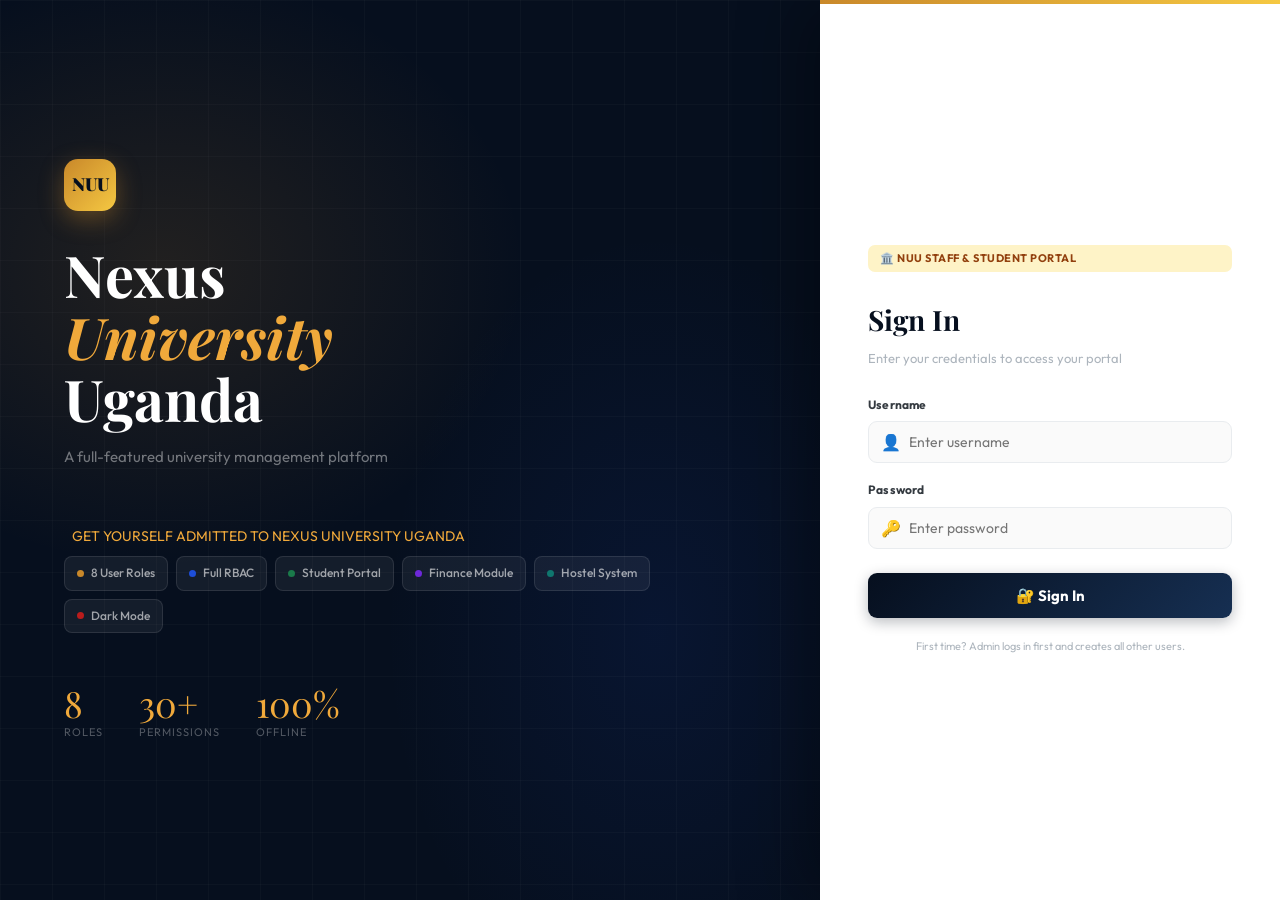
<file: app/NUU_Management_System (1).html>
<!DOCTYPE html>
<html lang="en">
<head>
<meta charset="UTF-8">
<meta name="viewport" content="width=device-width,initial-scale=1">
<title>Nexus University Uganda — Management System</title>
<link href="https://fonts.googleapis.com/css2?family=Playfair+Display:ital,wght@0,700;0,900;1,700&family=Outfit:wght@300;400;500;600;700;800&display=swap" rel="stylesheet">
<style>



:root {
  --navy:      #060f1e;
  --navy-2:    #0c1e38;
  --navy-3:    #162f52;
  --amber:     #c9882a;
  --amber-lt:  #f0a93b;
  --gold:      #f5c842;
  --cream:     #faf7f2;
  --white:     #ffffff;
  --g50:       #f8f9fa;
  --g100:      #f1f3f5;
  --g200:      #e9ecef;
  --g300:      #dee2e6;
  --g400:      #adb5bd;
  --g500:      #6c757d;
  --g700:      #343a40;
  --g900:      #212529;
  --green:     #1a7a4a;
  --green-lt:  #d1f0e0;
  --red:       #b91c1c;
  --red-lt:    #fee2e2;
  --blue:      #1d4ed8;
  --blue-lt:   #dbeafe;
  --purple:    #6d28d9;
  --purple-lt: #ede9fe;
  --teal:      #0f766e;
  --teal-lt:   #ccfbf1;
  --orange:    #c2410c;
  --orange-lt: #ffedd5;

  --sidebar:   240px;
  --topbar:    64px;
  --r:         10px;
  --r-lg:      16px;
  --sh:        0 2px 8px rgba(6,15,30,.08),0 1px 3px rgba(6,15,30,.05);
  --sh-lg:     0 8px 32px rgba(6,15,30,.14);
  --sh-xl:     0 20px 60px rgba(6,15,30,.22);
  --tr:        all .2s cubic-bezier(.4,0,.2,1);
}

*, *::before, *::after { box-sizing: border-box; margin: 0; padding: 0; }
html { scroll-behavior: smooth; }
body {
  font-family: 'Outfit', system-ui, sans-serif;
  background: var(--cream);
  color: var(--g900);
  min-height: 100vh;
  font-size: 14px;
  line-height: 1.55;
}

/* ── SCREEN MANAGER ── */
.screen { display: none !important; }
.screen.active { display: flex !important; }

/* ═══════════════ LOGIN SCREEN ═══════════════ */
#loginScreen {
  min-height: 100vh; background: var(--navy);
  align-items: stretch;
}
.login-left {
  flex: 1; display: flex; flex-direction: column;
  justify-content: center; padding: 64px;
  position: relative; overflow: hidden;
}
.login-left::before {
  content: '';
  position: absolute; inset: 0;
  background: radial-gradient(ellipse 80% 60% at 20% 30%, rgba(201,136,42,.14) 0%, transparent 55%),
              radial-gradient(ellipse 60% 80% at 80% 70%, rgba(29,78,216,.1) 0%, transparent 55%);
}
.login-left::after {
  content: '';
  position: absolute; inset: 0;
  background-image: linear-gradient(rgba(255,255,255,.022) 1px, transparent 1px),
                    linear-gradient(90deg, rgba(255,255,255,.022) 1px, transparent 1px);
  background-size: 52px 52px;
}
.login-left > * { position: relative; z-index: 1; }
.brand-logo {
  width: 52px; height: 52px;
  background: linear-gradient(135deg,#c9882a,#f5c842);
  border-radius: 14px;
  display: flex; align-items: center; justify-content: center;
  font-family: 'Playfair Display', serif;
  font-size: 18px; font-weight: 900; color: var(--navy);
  margin-bottom: 32px;
  box-shadow: 0 8px 24px rgba(201,136,42,.4);
}
.login-left h1 {
  font-family: 'Playfair Display', serif;
  font-size: clamp(36px,4.5vw,58px);
  line-height: 1.08; color: white; margin-bottom: 14px;
}
.login-left h1 em { color: var(--amber-lt); font-style: italic; }
.login-tagline {
  font-size: 15px; color: rgba(255,255,255,.42);
  line-height: 1.8; max-width: 420px; margin-bottom: 48px;
}
.feat-chips { display: flex; flex-wrap: wrap; gap: 8px; margin-bottom: 52px; }
.feat-chip {
  display: inline-flex; align-items: center; gap: 7px;
  background: rgba(255,255,255,.06);
  border: 1px solid rgba(255,255,255,.1);
  border-radius: 8px; padding: 7px 12px;
  font-size: 12px; font-weight: 500; color: rgba(255,255,255,.6);
}
.feat-chip .dot { width: 7px; height: 7px; border-radius: 50%; flex-shrink: 0; }
.stat-row { display: flex; gap: 36px; }
.stat-item .n {
  font-family: 'Playfair Display', serif;
  font-size: 36px; color: var(--amber-lt); line-height: 1;
}
.stat-item .l { font-size: 11px; color: rgba(255,255,255,.3); text-transform: uppercase; letter-spacing: 1px; margin-top: 3px; }

.login-right {
  width: 460px; background: white; min-height: 100vh;
  display: flex; flex-direction: column; justify-content: center;
  padding: 52px 48px;
  box-shadow: -20px 0 60px rgba(0,0,0,.3);
  position: relative;
}
.login-right::before {
  content: '';
  position: absolute; top: 0; left: 0; right: 0; height: 4px;
  background: linear-gradient(90deg,#c9882a,#f5c842,#c9882a);
  background-size: 200%; animation: shimmer 3s linear infinite;
}
@keyframes shimmer { 0%{background-position:0} 100%{background-position:200%} }

.login-badge {
  display: inline-flex; align-items: center; gap: 8px;
  background: #fef3c7; border-radius: 7px; padding: 5px 12px;
  font-size: 11px; font-weight: 700; color: #92400e;
  text-transform: uppercase; letter-spacing: .5px; margin-bottom: 26px;
}
.login-right h2 {
  font-family: 'Playfair Display', serif;
  font-size: 28px; color: var(--navy); margin-bottom: 6px;
}
.login-sub { font-size: 13px; color: var(--g400); margin-bottom: 28px; }
.login-error {
  background: var(--red-lt); border-left: 4px solid var(--red);
  border-radius: 0 8px 8px 0; padding: 11px 14px;
  font-size: 13px; color: var(--red); margin-bottom: 18px;
  display: none;
}
.fgroup { margin-bottom: 18px; }
.fgroup label {
  display: block; font-size: 12px; font-weight: 700;
  color: var(--g700); margin-bottom: 7px; letter-spacing: .2px;
}
.finput-wrap { position: relative; }
.finput-icon {
  position: absolute; left: 13px; top: 50%; transform: translateY(-50%);
  font-size: 16px; pointer-events: none;
}
.finput-wrap input, .finput-wrap select {
  width: 100%; padding: 11px 14px 11px 40px;
  border: 1.5px solid var(--g200); border-radius: 9px;
  font-size: 14px; font-family: 'Outfit', sans-serif;
  color: var(--g900); background: #fafafa; transition: var(--tr);
}
.finput-wrap input:focus, .finput-wrap select:focus {
  outline: none; border-color: var(--navy);
  background: white; box-shadow: 0 0 0 3px rgba(6,15,30,.07);
}
.btn-login {
  width: 100%; padding: 13px; border: none; border-radius: 9px;
  background: linear-gradient(135deg, var(--navy), var(--navy-3));
  color: white; font-size: 15px; font-weight: 700;
  font-family: 'Outfit', sans-serif; cursor: pointer;
  display: flex; align-items: center; justify-content: center; gap: 8px;
  box-shadow: 0 4px 14px rgba(6,15,30,.28); transition: var(--tr);
}
.btn-login:hover { box-shadow: 0 6px 20px rgba(6,15,30,.38); transform: translateY(-1px); }

/* ═══════════════ APP SHELL ═══════════════ */
#appScreen { min-height: 100vh; align-items: stretch; }

/* ── SIDEBAR ── */
.sidebar {
  width: var(--sidebar); min-height: 100vh;
  background: var(--navy);
  display: flex; flex-direction: column;
  position: fixed; left: 0; top: 0; bottom: 0;
  z-index: 200; overflow: hidden;
}
.sb-brand {
  padding: 20px 18px 16px;
  border-bottom: 1px solid rgba(255,255,255,.07);
  display: flex; align-items: center; gap: 11px;
}
.sb-logo {
  width: 38px; height: 38px; flex-shrink: 0;
  background: linear-gradient(135deg,#c9882a,#f5c842);
  border-radius: 10px;
  display: flex; align-items: center; justify-content: center;
  font-family: 'Playfair Display', serif;
  font-size: 13px; font-weight: 900; color: var(--navy);
}
.sb-brand-text .name { font-size: 12px; font-weight: 700; color: white; line-height: 1.3; }
.sb-brand-text .ver  { font-size: 10px; color: rgba(255,255,255,.3); }

.sb-user {
  padding: 12px 16px;
  border-bottom: 1px solid rgba(255,255,255,.07);
  display: flex; align-items: center; gap: 10px;
}
.sb-avatar {
  width: 36px; height: 36px; border-radius: 50%;
  display: flex; align-items: center; justify-content: center;
  font-weight: 800; font-size: 13px; color: var(--navy); flex-shrink: 0;
}
.sb-user-info .uname { font-size: 12px; font-weight: 600; color: white; }
.sb-user-info .urole {
  font-size: 10px; font-weight: 700; text-transform: uppercase;
  letter-spacing: .5px; color: var(--amber-lt);
}

.sb-nav { flex: 1; overflow-y: auto; padding: 8px 0; scrollbar-width: none; }
.sb-section {
  padding: 12px 18px 4px;
  font-size: 9px; font-weight: 700; text-transform: uppercase;
  letter-spacing: 1.5px; color: rgba(255,255,255,.22);
}
.sb-link {
  display: flex; align-items: center; gap: 10px;
  padding: 9px 18px; color: rgba(255,255,255,.55);
  font-size: 13px; font-weight: 500; cursor: pointer;
  transition: var(--tr); position: relative;
  border: none; background: none; width: 100%; text-align: left;
}
.sb-link:hover  { color: white; background: rgba(255,255,255,.06); }
.sb-link.active { color: white; background: rgba(201,136,42,.15); }
.sb-link.active::before {
  content: ''; position: absolute; left: 0; top: 6px; bottom: 6px;
  width: 3px; background: var(--amber-lt); border-radius: 0 3px 3px 0;
}
.sb-icon { width: 20px; text-align: center; font-size: 15px; flex-shrink: 0; }
.sb-badge {
  margin-left: auto; background: var(--red);
  color: white; font-size: 10px; font-weight: 700;
  padding: 1px 6px; border-radius: 99px; min-width: 18px;
}
.sb-footer {
  padding: 12px 16px;
  border-top: 1px solid rgba(255,255,255,.07);
}
.sb-logout {
  display: flex; align-items: center; gap: 8px;
  padding: 8px 10px; border-radius: 8px;
  color: rgba(255,255,255,.4); font-size: 12px; font-weight: 500;
  cursor: pointer; transition: var(--tr);
  border: none; background: none; width: 100%;
}
.sb-logout:hover { color: white; background: rgba(220,38,38,.2); }

/* ── MAIN CONTENT ── */
.main-content {
  margin-left: var(--sidebar); flex: 1;
  display: flex; flex-direction: column; min-height: 100vh;
}
.topbar {
  height: var(--topbar); background: white;
  border-bottom: 1px solid var(--g200);
  padding: 0 24px;
  display: flex; align-items: center; justify-content: space-between;
  position: sticky; top: 0; z-index: 100;
}
.topbar-left  { display: flex; align-items: center; gap: 12px; }
.page-title   { font-size: 18px; font-weight: 700; color: var(--navy); }
.topbar-right { display: flex; align-items: center; gap: 8px; }
.topbar-email {
  font-size: 11px; color: var(--amber); background: #fef3c7;
  padding: 4px 10px; border-radius: 99px; font-weight: 600;
  max-width: 180px; overflow: hidden; text-overflow: ellipsis; white-space: nowrap;
}
.role-badge {
  font-size: 10px; font-weight: 700; padding: 3px 9px; border-radius: 99px;
  text-transform: uppercase; letter-spacing: .4px;
}
.page-body { padding: 24px; flex: 1; }

/* ═══════════════ COMPONENTS ═══════════════ */

/* Stats grid */
.stats-grid {
  display: grid;
  grid-template-columns: repeat(auto-fit, minmax(200px,1fr));
  gap: 16px; margin-bottom: 24px;
}
.stat-card {
  background: white; border-radius: var(--r);
  padding: 20px; box-shadow: var(--sh);
  border-left: 4px solid var(--amber);
  display: flex; align-items: center; gap: 14px;
  transition: var(--tr);
}
.stat-card:hover { box-shadow: var(--sh-lg); transform: translateY(-1px); }
.stat-icon {
  width: 48px; height: 48px; border-radius: 12px;
  display: flex; align-items: center; justify-content: center;
  font-size: 22px; flex-shrink: 0;
}
.stat-val   { font-size: 26px; font-weight: 800; color: var(--navy); line-height: 1; }
.stat-label { font-size: 11px; color: var(--g400); margin-top: 2px; text-transform: uppercase; letter-spacing: .5px; }

/* Card */
.card {
  background: white; border-radius: var(--r);
  box-shadow: var(--sh); overflow: hidden;
  border: 1px solid var(--g100);
}
.card-hdr {
  padding: 16px 20px;
  border-bottom: 1px solid var(--g100);
  display: flex; align-items: center; justify-content: space-between; gap: 12px;
}
.card-title { font-size: 15px; font-weight: 700; color: var(--navy); }
.card-body  { padding: 20px; }

/* Table */
.table-wrap { overflow-x: auto; }
table { width: 100%; border-collapse: collapse; }
thead th {
  background: var(--navy); color: rgba(255,255,255,.85);
  font-size: 11px; font-weight: 600; text-transform: uppercase;
  letter-spacing: .8px; padding: 11px 14px; text-align: left; white-space: nowrap;
}
tbody tr { border-bottom: 1px solid var(--g100); transition: background .15s; }
tbody tr:last-child { border-bottom: none; }
tbody tr:hover { background: var(--g50); }
tbody td { padding: 12px 14px; font-size: 13px; }

/* Buttons */
.btn {
  display: inline-flex; align-items: center; gap: 6px;
  padding: 8px 16px; border-radius: 8px; font-size: 13px;
  font-weight: 600; font-family: 'Outfit', sans-serif;
  cursor: pointer; border: 1.5px solid transparent;
  transition: var(--tr); text-decoration: none; white-space: nowrap;
}
.btn-primary { background: var(--navy); color: white; border-color: var(--navy); }
.btn-primary:hover { background: var(--navy-3); }
.btn-amber   { background: var(--amber); color: white; border-color: var(--amber); }
.btn-amber:hover { background: var(--orange); }
.btn-success { background: var(--green); color: white; }
.btn-success:hover { background: #155e3c; }
.btn-danger  { background: var(--red);   color: white; }
.btn-danger:hover  { background: #991b1b; }
.btn-outline { background: transparent; color: var(--g700); border-color: var(--g300); }
.btn-outline:hover { border-color: var(--navy); color: var(--navy); }
.btn-sm  { padding: 5px 11px; font-size: 12px; border-radius: 7px; }
.btn-xs  { padding: 3px 8px;  font-size: 11px; border-radius: 6px; }
.btn-blk { width: 100%; justify-content: center; }

/* Badges */
.badge {
  display: inline-flex; align-items: center;
  padding: 2px 9px; border-radius: 99px;
  font-size: 10px; font-weight: 700; text-transform: uppercase; letter-spacing: .4px;
}
.badge-green  { background: var(--green-lt); color: #065f46; }
.badge-red    { background: var(--red-lt);   color: #991b1b; }
.badge-amber  { background: #fef3c7;         color: #92400e; }
.badge-blue   { background: var(--blue-lt);  color: #1e40af; }
.badge-purple { background: var(--purple-lt);color: #5b21b6; }
.badge-gray   { background: var(--g100);     color: var(--g500); }
.badge-teal   { background: var(--teal-lt);  color: #0f766e; }
.badge-orange { background: var(--orange-lt);color: #9a3412; }

/* Role color badges */
.role-admin    { background: #fee2e2; color: #991b1b; }
.role-student  { background: var(--green-lt); color: #065f46; }
.role-lecturer { background: var(--blue-lt);  color: #1e40af; }
.role-finance  { background: #fef3c7;         color: #92400e; }
.role-hostel   { background: var(--teal-lt);  color: #0f766e; }
.role-comms    { background: var(--purple-lt);color: #5b21b6; }
.role-registrar{ background: var(--orange-lt);color: #9a3412; }
.role-librarian{ background: #fce7f3;         color: #9d174d; }

/* Alerts */
.alert {
  padding: 12px 16px; border-radius: 8px;
  font-size: 13px; font-weight: 500;
  display: flex; align-items: flex-start; gap: 10px;
  margin-bottom: 16px; line-height: 1.6;
}
.alert-success { background: var(--green-lt); color: #065f46; border-left: 4px solid var(--green); }
.alert-error   { background: var(--red-lt);   color: #991b1b; border-left: 4px solid var(--red); }
.alert-info    { background: var(--blue-lt);  color: #1e40af; border-left: 4px solid var(--blue); }
.alert-warning { background: #fef3c7;         color: #92400e; border-left: 4px solid var(--amber); }

/* Forms */
.form-grid-2 { display: grid; grid-template-columns: 1fr 1fr; gap: 16px; }
.form-group  { display: flex; flex-direction: column; gap: 5px; }
.form-label  { font-size: 12px; font-weight: 700; color: var(--g700); }
.form-label .req { color: var(--red); }
.form-control {
  padding: 9px 12px; border: 1.5px solid var(--g200);
  border-radius: 8px; font-size: 13px;
  font-family: 'Outfit', sans-serif; color: var(--g900);
  background: white; transition: var(--tr); width: 100%;
}
.form-control:focus { outline: none; border-color: var(--navy); box-shadow: 0 0 0 3px rgba(6,15,30,.07); }
.form-hint { font-size: 11px; color: var(--g400); }

/* Modal */
.modal-overlay {
  display: none; position: fixed; inset: 0;
  background: rgba(6,15,30,.55); z-index: 400;
  backdrop-filter: blur(4px);
  align-items: center; justify-content: center; padding: 20px;
}
.modal-overlay.open { display: flex; }
.modal {
  background: white; border-radius: var(--r-lg);
  width: 100%; max-width: 600px; max-height: 90vh;
  overflow-y: auto; box-shadow: var(--sh-xl);
  animation: mIn .22s ease;
}
@keyframes mIn { from{transform:scale(.95) translateY(8px);opacity:0} to{transform:scale(1) translateY(0);opacity:1} }
.modal-hdr {
  padding: 20px 24px; border-bottom: 1px solid var(--g100);
  display: flex; align-items: center; justify-content: space-between;
  position: sticky; top: 0; background: white; z-index: 1;
}
.modal-title { font-family: 'Playfair Display', serif; font-size: 20px; color: var(--navy); }
.modal-close {
  width: 32px; height: 32px; border-radius: 50%;
  background: var(--g100); border: none; cursor: pointer;
  font-size: 18px; display: flex; align-items: center; justify-content: center;
  transition: var(--tr);
}
.modal-close:hover { background: var(--red); color: white; }
.modal-body   { padding: 24px; }
.modal-footer { padding: 16px 24px; border-top: 1px solid var(--g100); display: flex; gap: 10px; justify-content: flex-end; }

/* Progress bars */
.progress { height: 6px; background: var(--g200); border-radius: 99px; overflow: hidden; }
.progress-bar { height: 100%; border-radius: 99px; background: var(--amber); transition: width .4s; }

/* Tabs */
.tabs { display: flex; gap: 4px; border-bottom: 2px solid var(--g200); margin-bottom: 20px; }
.tab-btn {
  padding: 9px 16px; font-size: 13px; font-weight: 600;
  color: var(--g400); border: none; background: none; cursor: pointer;
  border-bottom: 2px solid transparent; margin-bottom: -2px; transition: var(--tr);
  font-family: 'Outfit', sans-serif;
}
.tab-btn:hover { color: var(--navy); }
.tab-btn.active { color: var(--navy); border-bottom-color: var(--amber); }
.tab-pane { display: none; }
.tab-pane.active { display: block; }

/* Layout helpers */
.grid-2 { display: grid; grid-template-columns: 1fr 1fr; gap: 20px; }
.grid-3 { display: grid; grid-template-columns: 1fr 1fr 1fr; gap: 20px; }
.flex   { display: flex; }
.flex-col { display: flex; flex-direction: column; }
.items-center { align-items: center; }
.justify-between { justify-content: space-between; }
.gap-2 { gap: 8px; } .gap-3 { gap: 12px; } .gap-4 { gap: 16px; }
.mt-2 { margin-top: 8px; } .mt-3 { margin-top: 12px; } .mt-4 { margin-top: 16px; }
.mb-3 { margin-bottom: 12px; } .mb-4 { margin-bottom: 16px; } .mb-6 { margin-bottom: 24px; }
.fw-700 { font-weight: 700; } .fw-600 { font-weight: 600; }
.text-sm { font-size: 12px; } .text-xs { font-size: 11px; }
.text-muted { color: var(--g400); }
.text-center { text-align: center; }
.text-amber { color: var(--amber); }
.text-navy  { color: var(--navy); }
.text-green { color: var(--green); }
.text-red   { color: var(--red); }
.serif { font-family: 'Playfair Display', serif; }
.divider { border: none; border-top: 1px solid var(--g200); margin: 16px 0; }
.w-full { width: 100%; }
.empty-state { text-align: center; padding: 48px; color: var(--g400); }
.empty-state .ei { font-size: 48px; margin-bottom: 12px; }

/* Dark mode */
body.dark {
  --cream: #0e1929; --g50: #131e2e; --g100: #1a2840;
  --g200: #243452; --g300: #304060; --g400: #7a90b0;
  --g500: #94aec8; --g700: #b8cce0; --g900: #e2ebf4;
  --white: #131e2e;
}
body.dark .card, body.dark .modal, body.dark .topbar { background: #131e2e; border-color: #243452; }
body.dark .sidebar { background: #080f1c; }
body.dark table thead th { background: #080f1c; }
body.dark .form-control { background: #0e1929; color: #e2ebf4; border-color: #243452; }
body.dark .finput-wrap input { background: #131e2e; color: #e2ebf4; border-color: #243452; }
body.dark .login-right { background: #131e2e; }
body.dark .login-right h2 { color: #e2ebf4; }

/* Announcement card */
.ann-card {
  background: white; border-radius: var(--r);
  padding: 16px 18px; border-left: 4px solid var(--g200);
  box-shadow: var(--sh); transition: var(--tr); margin-bottom: 10px;
}
.ann-card:hover { box-shadow: var(--sh-lg); }
.ann-card.urgent { border-left-color: var(--red); }
.ann-card.high   { border-left-color: var(--amber); }
.ann-card.normal { border-left-color: var(--blue); }

/* Notification dot */
.notif-dot {
  width: 8px; height: 8px; border-radius: 50%;
  background: var(--amber); flex-shrink: 0; margin-top: 4px;
}

/* ═══════════════ RESPONSIVE DESIGN ═══════════════ */
/* Hamburger Menu Button */
.mobile-toggle {
  display: none; background: none; border: none;
  font-size: 24px; color: var(--navy); cursor: pointer;
  margin-right: 12px; padding: 4px; line-height: 1;
}
body.dark .mobile-toggle { color: var(--white); }

/* Sidebar Mobile Overlay */
.sidebar-overlay {
  display: none; position: fixed; inset: 0;
  background: rgba(6, 15, 30, 0.6); backdrop-filter: blur(2px);
  z-index: 199;
}
.sidebar-overlay.active { display: block; }

@media (max-width: 1024px) {
  .grid-3 { grid-template-columns: repeat(2, 1fr); }
}

@media (max-width: 768px) {
  /* Login Screen */
  #loginScreen { flex-direction: column; }
  .login-left { padding: 40px 24px; min-height: 35vh; flex: unset; }
  .login-right { width: 100%; padding: 40px 24px; min-height: 65vh; box-shadow: 0 -20px 60px rgba(0,0,0,.2); }
  .stat-row { flex-wrap: wrap; gap: 16px; }

  /* App Shell & Sidebar */
  .mobile-toggle { display: block; }
  .sidebar { transform: translateX(-100%); transition: transform 0.3s cubic-bezier(0.4, 0, 0.2, 1); box-shadow: var(--sh-xl); }
  .sidebar.open { transform: translateX(0); }
  .main-content { margin-left: 0; }
  
  /* Topbar */
  .topbar { padding: 0 16px; }
  .topbar-email { display: none; } /* Hide email on small screens to save space */
  
  /* Page Body & Grids */
  .page-body { padding: 16px; }
  .grid-2, .grid-3, .form-grid-2 { grid-template-columns: 1fr !important; }
  .stats-grid { grid-template-columns: 1fr 1fr; }
  
  /* Modals */
  .modal { max-height: 95vh; margin: 10px; }
  .modal-hdr, .modal-body, .modal-footer { padding: 16px; }
}

@media (max-width: 480px) {
  .stats-grid { grid-template-columns: 1fr; } /* Stack stats cards on very small phones */
}
</style>
</head>
<body>

<!-- ═══════════════════════════════════════════
     LOGIN SCREEN
═══════════════════════════════════════════ -->
<div id="loginScreen" class="screen active">
  <div class="login-left">
    <div class="brand-logo">NUU</div>
    <h1>Nexus<br><em>University</em><br>Uganda</h1>
    <p class="login-tagline">
      A full-featured university management platform
  
    </p>
    <p style="color: #f0a93b; margin: 4px; padding: 4px;">    GET YOURSELF ADMITTED TO NEXUS UNIVERSITY UGANDA</p>
    <div class="feat-chips">
      <span class="feat-chip"><span class="dot" style="background:#c9882a"></span>8 User Roles</span>
      <span class="feat-chip"><span class="dot" style="background:#1d4ed8"></span>Full RBAC</span>
      <span class="feat-chip"><span class="dot" style="background:#1a7a4a"></span>Student Portal</span>
      <span class="feat-chip"><span class="dot" style="background:#6d28d9"></span>Finance Module</span>
      <span class="feat-chip"><span class="dot" style="background:#0f766e"></span>Hostel System</span>
      <span class="feat-chip"><span class="dot" style="background:#b91c1c"></span>Dark Mode</span>
    </div>
    <div class="stat-row">
      <div class="stat-item"><div class="n">8</div><div class="l">Roles</div></div>
      <div class="stat-item"><div class="n">30+</div><div class="l">Permissions</div></div>
      <div class="stat-item"><div class="n">100%</div><div class="l">Offline</div></div>
    </div>
  </div>

  <div class="login-right">
    <div class="login-badge">🏛️ NUU Staff &amp; Student Portal</div>
    <h2>Sign In</h2>
    <p class="login-sub">Enter your credentials to access your portal</p>
    <div class="login-error" id="loginError">⛔ Invalid username or password.</div>
    <form onsubmit="doLogin(event)">
      <div class="fgroup">
        <label for="lu">Username</label>
        <div class="finput-wrap">
          <span class="finput-icon">👤</span>
          <input id="lu" type="text" placeholder="Enter username" required autocomplete="username">
        </div>
      </div>
      <div class="fgroup" style="margin-bottom:24px;">
        <label for="lp">Password</label>
        <div class="finput-wrap">
          <span class="finput-icon">🔑</span>
          <input id="lp" type="password" placeholder="Enter password" required autocomplete="current-password">
        </div>
      </div>
      <button class="btn-login" type="submit">🔐 Sign In</button>
    </form>
    <p style="font-size:11px;color:var(--g400);text-align:center;margin-top:20px;">
      First time? Admin logs in first and creates all other users.
    </p>
  </div>
</div>

<!-- ═══════════════════════════════════════════
     APP SCREEN
═══════════════════════════════════════════ -->
<div id="appScreen" class="screen">

  <!-- SIDEBAR -->
  <aside class="sidebar" id="sidebar">
    <div class="sb-brand">
      <div class="sb-logo">NUU</div>
      <div class="sb-brand-text">
        <div class="name">Nexus University<br>Uganda</div>
        <div class="ver">UMS v1.0</div>
      </div>
    </div>
    <div class="sb-user">
      <div class="sb-avatar" id="sbAvatar">?</div>
      <div class="sb-user-info">
        <div class="uname" id="sbName">—</div>
        <div class="urole" id="sbRole">—</div>
      </div>
    </div>
    <nav class="sb-nav" id="sbNav"><!-- injected by JS --></nav>
    <div class="sb-footer">
      <button class="sb-link" onclick="toggleDark()" style="justify-content:flex-start;gap:8px;border-radius:8px;margin-bottom:4px;">
        <span id="darkIcon">🌙</span> <span id="darkLabel">Dark Mode</span>
      </button>
      <button class="sb-logout" onclick="doLogout()">⬅️ &nbsp;Logout</button>
    </div>
  </aside>

 <!-- MAIN -->
  <div class="main-content">
    <div class="sidebar-overlay" id="sidebarOverlay" onclick="toggleSidebar()"></div>
    <header class="topbar">
      <div class="topbar-left">
        <button class="mobile-toggle" onclick="toggleSidebar()">☰</button>
        <div>
          <div class="page-title" id="pageTitle">Dashboard</div>
        </div>
      </div>
      <div class="topbar-right">
        <div class="topbar-email" id="topEmail">—</div>
        <span class="badge role-admin" id="topRole">—</span>
      </div>
    </header>
    <div class="page-body" id="pageBody">
      <!-- content injected by JS -->
    </div>
  </div>
</div>

<!-- ═══════════════════════════════════════════
     GLOBAL MODAL
═══════════════════════════════════════════ -->
<div class="modal-overlay" id="globalModal">
  <div class="modal" style="max-width:580px;">
    <div class="modal-hdr">
      <span class="modal-title" id="modalTitle">Modal</span>
      <button class="modal-close" onclick="closeModal()">✕</button>
    </div>
    <div class="modal-body" id="modalBody"></div>
    <div class="modal-footer" id="modalFooter"></div>
  </div>
</div>

<script>
// ╔══════════════════════════════════════════════════════════════╗
// ║               NUU UMS — DATABASE ENGINE                      ║
// ║  Simulated SQL tables in localStorage                         ║
// ╚══════════════════════════════════════════════════════════════╝

// ─── MOBILE RESPONSIVENESS ─────────────────────────────────────
function toggleSidebar() {
  const sb = document.getElementById('sidebar');
  const ov = document.getElementById('sidebarOverlay');
  if (sb) sb.classList.toggle('open');
  if (ov) ov.classList.toggle('active');
}

const DB = {
  get: (table) => JSON.parse(localStorage.getItem('nuu_' + table) || '[]'),
  set: (table, data) => localStorage.setItem('nuu_' + table, JSON.stringify(data)),
  nextId: (table) => {
    const rows = DB.get(table);
    return rows.length ? Math.max(...rows.map(r => r.id)) + 1 : 1;
  },
  insert: (table, row) => {
    const rows = DB.get(table);
    row.id = DB.nextId(table);
    row.created_at = new Date().toISOString();
    rows.push(row);
    DB.set(table, rows);
    return row;
  },
  update: (table, id, updates) => {
    const rows = DB.get(table);
    const i = rows.findIndex(r => r.id == id);
    if (i >= 0) { rows[i] = { ...rows[i], ...updates, updated_at: new Date().toISOString() }; DB.set(table, rows); return rows[i]; }
    return null;
  },
  delete: (table, id) => {
    const rows = DB.get(table);
    DB.set(table, rows.filter(r => r.id != id));
  },
  find: (table, pred) => DB.get(table).find(pred) || null,
  where: (table, pred) => DB.get(table).filter(pred),
  count: (table, pred) => pred ? DB.get(table).filter(pred).length : DB.get(table).length,
};

// ─── SEED DATABASE ─────────────────────────────────────────────
function seedDB() {
  if (DB.count('users') > 0) return; // already seeded

  // ROLES
  DB.set('roles', [
    {id:1, name:'System Administrator', slug:'admin',     color:'#fee2e2', tc:'#991b1b'},
    {id:2, name:'Student',              slug:'student',   color:'#d1f0e0', tc:'#065f46'},
    {id:3, name:'Lecturer',             slug:'lecturer',  color:'#dbeafe', tc:'#1e40af'},
    {id:4, name:'Registrar',            slug:'registrar', color:'#ffedd5', tc:'#9a3412'},
    {id:5, name:'Finance Officer',      slug:'finance',   color:'#fef3c7', tc:'#92400e'},
    {id:6, name:'Hostel Manager',       slug:'hostel',    color:'#ccfbf1', tc:'#0f766e'},
    {id:7, name:'Communication Officer',slug:'comms',     color:'#ede9fe', tc:'#5b21b6'},
    {id:8, name:'Librarian',            slug:'librarian', color:'#fce7f3', tc:'#9d174d'},
  ]);

  // DEPARTMENTS
  DB.set('departments', [
    {id:1,name:'Computer Science & IT',code:'CS'},
    {id:2,name:'Business Administration',code:'BBA'},
    {id:3,name:'Engineering & Technology',code:'ENG'},
    {id:4,name:'Medicine & Health Sciences',code:'MED'},
    {id:5,name:'Law & Jurisprudence',code:'LAW'},
    {id:6,name:'Education',code:'EDU'},
    {id:7,name:'Agriculture',code:'AGR'},
  ]);

  // ADMIN USER (only one user at start — admin creates the rest)
  DB.set('users', [{
    id:1, username:'admin', password:'admin123',
    full_name:'System Administrator', email:'admin@nuu.ac.ug',
    role_id:1, role_slug:'admin', department_id:null,
    phone:'+256 414 000001', status:'active', must_change_pass:false,
    created_at: new Date().toISOString()
  }]);

  // COURSES
  DB.set('courses', [
    {id:1,code:'CS1101',name:'Introduction to Programming',dept_id:1,year:1,semester:1,credits:4,max:60,status:'active'},
    {id:2,code:'CS1102',name:'Computer Fundamentals',dept_id:1,year:1,semester:1,credits:3,max:60,status:'active'},
    {id:3,code:'CS2201',name:'Data Structures & Algorithms',dept_id:1,year:2,semester:1,credits:4,max:50,status:'active'},
    {id:4,code:'BBA1101',name:'Principles of Management',dept_id:2,year:1,semester:1,credits:3,max:80,status:'active'},
    {id:5,code:'BBA1102',name:'Business Mathematics',dept_id:2,year:1,semester:1,credits:3,max:80,status:'active'},
    {id:6,code:'ENG1101',name:'Engineering Mathematics I',dept_id:3,year:1,semester:1,credits:4,max:45,status:'active'},
    {id:7,code:'MED1101',name:'Anatomy & Physiology',dept_id:4,year:1,semester:1,credits:5,max:40,status:'active'},
  ]);

  // HOSTELS
  DB.set('hostels', [
    {id:1,name:'Nile Hall',gender:'male',total_rooms:50,occupied:0},
    {id:2,name:'Victoria Hall',gender:'female',total_rooms:40,occupied:0},
    {id:3,name:'Freedom Hall',gender:'mixed',total_rooms:30,occupied:0},
  ]);

  // SETTINGS
  DB.set('settings', [{
    id:1, site_name:'Nexus University Uganda', site_short:'NUU',
    current_year:'2024/2025', current_semester:'I', email_domain:'nuu.ac.ug',
    pass_mark:50, dark_mode:false,
  }]);

  DB.set('audit_logs', []);
  DB.set('announcements', []);
  DB.set('notifications', []);
  DB.set('registrations', []);
  DB.set('results', []);
  DB.set('fee_payments', []);
  DB.set('assignments', []);
  DB.set('submissions', []);
  DB.set('hostel_allocations', []);
  DB.set('students', []);
  DB.set('messages', []);

  auditLog(0,'system_seeded','system',null,'Database initialised');
}

// ─── AUDIT LOG ─────────────────────────────────────────────────
function auditLog(userId, action, module, targetId, detail) {
  DB.insert('audit_logs', { user_id:userId, action, module, target_id:targetId, detail, ip:'browser' });
}

// ╔══════════════════════════════════════════════════════════════╗
// ║               AUTH ENGINE                                     ║
// ╚══════════════════════════════════════════════════════════════╝
let currentUser = null;

function doLogin(e) {
  e.preventDefault();
  const u = document.getElementById('lu').value.trim();
  const p = document.getElementById('lp').value;
  const user = DB.find('users', r => r.username === u && r.password === p && r.status === 'active');
  if (!user) {
    document.getElementById('loginError').style.display = 'flex';
    auditLog(0,'login_failed','auth',null,'username:'+u);
    return;
  }
  document.getElementById('loginError').style.display = 'none';
  currentUser = user;
  DB.update('users', user.id, { last_login: new Date().toISOString() });
  auditLog(user.id,'login_success','auth',user.id,'role:'+user.role_slug);
  enterApp();
}

function doLogout() {
  if (!confirm('Log out of NUU Portal?')) return;
  auditLog(currentUser?.id,'logout','auth',currentUser?.id,'');
  currentUser = null;
  show('loginScreen');
  document.getElementById('lu').value = '';
  document.getElementById('lp').value = '';
}

function enterApp() {
  show('appScreen');
  buildSidebar();
  updateTopbar();
  if (currentUser.must_change_pass) {
    navigate('changePass');
    showAlert('⚠️ You are using a temporary password. Please change it now.','warning');
    return;
  }
  navigate('dashboard');
}

// ╔══════════════════════════════════════════════════════════════╗
// ║               RBAC — PERMISSIONS                             ║
// ╚══════════════════════════════════════════════════════════════╝
const PERMISSIONS = {
  admin: {
    nav: [
      {section:'Overview', links:[{icon:'🏠',label:'Dashboard',page:'dashboard'}]},
      {section:'Academic',  links:[
        {icon:'🎓',label:'Students',page:'students'},
        {icon:'📋',label:'Admissions',page:'admissions'},
        {icon:'📝',label:'Registrations',page:'registrations'},
        {icon:'📚',label:'Courses',page:'courses'},
        {icon:'📊',label:'Results',page:'results'},
      ]},
      {section:'Finance',   links:[{icon:'💰',label:'Fee Payments',page:'fees'}]},
      {section:'Services',  links:[
        {icon:'🏠',label:'Hostel',page:'hostel'},
        {icon:'📢',label:'Announcements',page:'announcements'},
        {icon:'✉️',label:'Messages',page:'messages'},
      ]},
      {section:'System',    links:[
        {icon:'👥',label:'User Management',page:'users'},
        {icon:'📜',label:'Audit Logs',page:'audit'},
        {icon:'⚙️',label:'Settings',page:'settings'},
      ]},
    ]
  },
  student: {
    nav: [
      {section:'My Portal', links:[
        {icon:'🏠',label:'Dashboard',page:'dashboard'},
        {icon:'📚',label:'My Courses',page:'myCourses'},
        {icon:'📊',label:'My Results',page:'myResults'},
        {icon:'💳',label:'My Fees',page:'myFees'},
        {icon:'📥',label:'Assignments',page:'myAssignments'},
      ]},
      {section:'Campus', links:[
        {icon:'🏠',label:'My Hostel',page:'myHostel'},
        {icon:'📢',label:'Announcements',page:'announcements'},
        {icon:'✉️',label:'Messages',page:'messages'},
      ]},
      {section:'Account', links:[
        {icon:'👤',label:'My Profile',page:'myProfile'},
      ]},
    ]
  },
  lecturer: {
    nav: [
      {section:'Teaching', links:[
        {icon:'🏠',label:'Dashboard',page:'dashboard'},
        {icon:'📚',label:'My Courses',page:'lecCourses'},
        {icon:'🎓',label:'My Students',page:'lecStudents'},
        {icon:'📤',label:'Upload Results',page:'uploadResults'},
        {icon:'📋',label:'Assignments',page:'lecAssignments'},
      ]},
      {section:'Communication', links:[
        {icon:'📢',label:'Announcements',page:'announcements'},
        {icon:'✉️',label:'Messages',page:'messages'},
      ]},
    ]
  },
  registrar: {
    nav: [
      {section:'Academic Admin', links:[
        {icon:'🏠',label:'Dashboard',page:'dashboard'},
        {icon:'🎓',label:'Students',page:'students'},
        {icon:'➕',label:'Admissions',page:'admissions'},
        {icon:'📝',label:'Registrations',page:'registrations'},
        {icon:'✅',label:'Approve Results',page:'results'},
        {icon:'📚',label:'Courses',page:'courses'},
      ]},
      {section:'Communication', links:[
        {icon:'📢',label:'Announcements',page:'announcements'},
        {icon:'✉️',label:'Messages',page:'messages'},
      ]},
    ]
  },
  finance: {
    nav: [
      {section:'Finance', links:[
        {icon:'🏠',label:'Dashboard',page:'dashboard'},
        {icon:'💰',label:'Fee Payments',page:'fees'},
        {icon:'📊',label:'Reports',page:'financeReports'},
        {icon:'🎓',label:'Students',page:'students'},
      ]},
      {section:'Communication', links:[
        {icon:'📢',label:'Announcements',page:'announcements'},
        {icon:'✉️',label:'Messages',page:'messages'},
      ]},
    ]
  },
  hostel: {
    nav: [
      {section:'Hostel', links:[
        {icon:'🏠',label:'Dashboard',page:'dashboard'},
        {icon:'🛏️',label:'Hostel Rooms',page:'hostel'},
        {icon:'👤',label:'Allocations',page:'hostelAlloc'},
        {icon:'🎓',label:'Students',page:'students'},
      ]},
      {section:'Communication', links:[
        {icon:'📢',label:'Announcements',page:'announcements'},
        {icon:'✉️',label:'Messages',page:'messages'},
      ]},
    ]
  },
  comms: {
    nav: [
      {section:'Communications', links:[
        {icon:'🏠',label:'Dashboard',page:'dashboard'},
        {icon:'📢',label:'Announcements',page:'announcements'},
        {icon:'✉️',label:'Messages',page:'messages'},
        {icon:'🔔',label:'Notifications',page:'notifs'},
      ]},
    ]
  },
  librarian: {
    nav: [
      {section:'Library', links:[
        {icon:'🏠',label:'Dashboard',page:'dashboard'},
        {icon:'📚',label:'Books',page:'library'},
        {icon:'🎓',label:'Students',page:'students'},
        {icon:'📢',label:'Announcements',page:'announcements'},
      ]},
    ]
  },
};

// ╔══════════════════════════════════════════════════════════════╗
// ║               UI BUILDER                                      ║
// ╚══════════════════════════════════════════════════════════════╝

function show(id) {
  document.querySelectorAll('.screen').forEach(s => {
    s.classList.remove('active');
    s.style.removeProperty('display');
  });
  const el = document.getElementById(id);
  if (el) el.classList.add('active');
}

function buildSidebar() {
  const role = currentUser?.role_slug || 'admin';
  const perm = PERMISSIONS[role] || PERMISSIONS.admin;
  const nav  = perm.nav;
  let html = '';
  nav.forEach(section => {
    html += `<div class="sb-section">${section.section}</div>`;
    section.links.forEach(link => {
      html += `<button class="sb-link" data-page="${link.page}" onclick="navigate('${link.page}')">
        <span class="sb-icon">${link.icon}</span>${link.label}
      </button>`;
    });
  });
  document.getElementById('sbNav').innerHTML = html;

  // avatar
  const u = currentUser;
  const initials = (u.full_name || u.username).split(' ').map(p=>p[0]).join('').toUpperCase().slice(0,2);
  const role_obj = DB.find('roles', r => r.slug === u.role_slug);
  const bg = role_obj ? role_obj.color : '#dbeafe';
  const tc = role_obj ? role_obj.tc   : '#1e40af';
  document.getElementById('sbAvatar').textContent   = initials;
  document.getElementById('sbAvatar').style.background = bg;
  document.getElementById('sbAvatar').style.color   = tc;
  document.getElementById('sbName').textContent = u.full_name || u.username;
  document.getElementById('sbRole').textContent = u.role_slug.toUpperCase();
}

function updateTopbar() {
  document.getElementById('topEmail').textContent  = currentUser?.email || '—';
  const rBadge = document.getElementById('topRole');
  rBadge.textContent  = currentUser?.role_slug || '—';
  rBadge.className = 'badge role-' + (currentUser?.role_slug || 'admin');
}

function navigate(page) {
  document.getElementById('pageTitle').textContent = pageTitles[page] || page;
  document.querySelectorAll('.sb-link').forEach(l => l.classList.toggle('active', l.dataset.page === page));
  const fn = pages[page];
  document.getElementById('pageBody').innerHTML = fn ? fn() : `<div class="empty-state"><div class="ei">🚧</div><p>Page under construction.</p></div>`;
  
  // Auto-close sidebar on mobile after clicking a link
  const sb = document.getElementById('sidebar');
  if (sb && sb.classList.contains('open')) {
    toggleSidebar();
  }
}

const pageTitles = {
  dashboard:'Dashboard', students:'Students', admissions:'Admissions',
  registrations:'Course Registrations', courses:'Courses', results:'Results',
  fees:'Fee Payments', hostel:'Hostel Management', hostelAlloc:'Hostel Allocations',
  announcements:'Announcements', messages:'Messages', users:'User Management',
  audit:'Audit Logs', settings:'Settings', myCourses:'My Courses',
  myResults:'My Results', myFees:'My Fees', myAssignments:'Assignments',
  myHostel:'My Hostel', myProfile:'My Profile', lecCourses:'My Courses',
  lecStudents:'My Students', uploadResults:'Upload Results',
  lecAssignments:'Assignments', notifs:'Notifications',
  financeReports:'Financial Reports', library:'Library', changePass:'Change Password',
};

function setActiveNav(page) {
  document.querySelectorAll('.sb-link').forEach(l => {
    l.classList.toggle('active', l.dataset.page === page);
  });
}

// ─── FLASH ALERT ────────────────────────────────────────────────
function showAlert(msg, type='success') {
  const a = document.createElement('div');
  a.className = `alert alert-${type}`;
  a.innerHTML = `<span>${type==='success'?'✅':type==='error'?'⛔':type==='warning'?'⚠️':'ℹ️'}</span><span>${msg}</span>`;
  const pb = document.getElementById('pageBody');
  pb.insertBefore(a, pb.firstChild);
  setTimeout(() => a.remove(), 4000);
}

// ─── MODAL ──────────────────────────────────────────────────────
function openModal(title, bodyHtml, footerHtml='') {
  document.getElementById('modalTitle').textContent = title;
  document.getElementById('modalBody').innerHTML    = bodyHtml;
  document.getElementById('modalFooter').innerHTML  = footerHtml || '<button class="btn btn-outline" onclick="closeModal()">Close</button>';
  document.getElementById('globalModal').classList.add('open');
  document.body.style.overflow = 'hidden';
}
function closeModal() {
  document.getElementById('globalModal').classList.remove('open');
  document.body.style.overflow = '';
}
document.addEventListener('click', e => {
  if (e.target.id === 'globalModal') closeModal();
});
document.addEventListener('keydown', e => { if (e.key === 'Escape') closeModal(); });

// ─── HELPERS ────────────────────────────────────────────────────
const fmt = {
  currency: n => 'UGX ' + Number(n||0).toLocaleString(),
  date:     d => d ? new Date(d).toLocaleDateString('en-GB',{day:'2-digit',month:'short',year:'numeric'}) : '—',
  ago:      d => {
    if (!d) return '—';
    const s = Math.floor((Date.now()-new Date(d))/1000);
    if(s<60) return 'Just now';
    if(s<3600) return Math.floor(s/60)+'m ago';
    if(s<86400) return Math.floor(s/3600)+'h ago';
    return Math.floor(s/86400)+'d ago';
  }
};

function gradeFromMarks(total, outOf=100) {
  const p = (total/outOf)*100;
  if(p>=80)  return {g:'A',  gp:5.0, r:'pass', cl:'Distinction'};
  if(p>=70)  return {g:'B+', gp:4.5, r:'pass', cl:'Very Good'};
  if(p>=65)  return {g:'B',  gp:4.0, r:'pass', cl:'Good'};
  if(p>=60)  return {g:'C+', gp:3.5, r:'pass', cl:'Credit'};
  if(p>=55)  return {g:'C',  gp:3.0, r:'pass', cl:'Credit'};
  if(p>=50)  return {g:'D',  gp:2.0, r:'pass', cl:'Pass'};
  return {g:'F', gp:0.0, r:'fail', cl:'Fail'};
}

function gradeBadge(g) {
  const colors = {A:'green','B+':'green',B:'blue','C+':'blue',C:'blue',D:'amber',F:'red'};
  return `<span class="badge badge-${colors[g]||'gray'}" style="font-size:13px;font-weight:900;">${g}</span>`;
}

function getDeptName(id) {
  const d = DB.find('departments', d => d.id == id);
  return d ? d.name : '—';
}

function getRoleName(slug) {
  const r = DB.find('roles', r => r.slug === slug);
  return r ? r.name : slug;
}

function generateStudentNumber(deptId) {
  const dept = DB.find('departments', d => d.id == deptId);
  const code = dept ? dept.code : 'GEN';
  const year = new Date().getFullYear();
  const count = DB.where('students', s => s.dept_id == deptId).length + 1;
  return `NUU${year}-${code}-${String(count).padStart(3,'0')}`;
}

function generateEmail(firstName, lastName, studentNo, subdomain='student') {
  const fn = firstName.toLowerCase().replace(/[^a-z]/g,'');
  const ln = lastName.toLowerCase().replace(/[^a-z]/g,'');
  const num = (studentNo.match(/\d+$/)||[''])[0].slice(-3);
  const settings = DB.find('settings', ()=>true);
  const domain = settings?.email_domain || 'nuu.ac.ug';
  return `${fn}.${ln}${num}@${subdomain}.${domain}`;
}

// ─── DARK MODE ──────────────────────────────────────────────────
function toggleDark() {
  document.body.classList.toggle('dark');
  const d = document.body.classList.contains('dark');
  document.getElementById('darkIcon').textContent  = d ? '☀️' : '🌙';
  document.getElementById('darkLabel').textContent = d ? 'Light Mode' : 'Dark Mode';
  const s = DB.find('settings', ()=>true);
  if(s) DB.update('settings', s.id, {dark_mode:d});
}

// ═══════════════════════════════════════════════════════════════
// ║                    PAGE RENDERERS                             ║
// ═══════════════════════════════════════════════════════════════
const pages = {};

// ─── DASHBOARD ─────────────────────────────────────────────────
pages.dashboard = () => {
  const role = currentUser.role_slug;
  if (role === 'admin')     return dashAdmin();
  if (role === 'student')   return dashStudent();
  if (role === 'lecturer')  return dashLecturer();
  if (role === 'registrar') return dashRegistrar();
  if (role === 'finance')   return dashFinance();
  if (role === 'hostel')    return dashHostel();
  if (role === 'comms')     return dashComms();
  if (role === 'librarian') return dashLibrarian();
  return dashAdmin();
};

function statCard(icon, value, label, borderColor, bgClass) {
  return `<div class="stat-card" style="border-left-color:${borderColor};">
    <div class="stat-icon ${bgClass}">${icon}</div>
    <div><div class="stat-val">${value}</div><div class="stat-label">${label}</div></div>
  </div>`;
}

function clockWidget() {
  const id = 'clock' + Date.now();
  setTimeout(() => {
    function tick() {
      const el = document.getElementById(id);
      if (!el) return;
      const now = new Date();
      const hh=String(now.getHours()).padStart(2,'0');
      const mm=String(now.getMinutes()).padStart(2,'0');
      const ss=String(now.getSeconds()).padStart(2,'0');
      el.innerHTML = `${hh}<span style="animation:blink 1s step-start infinite">:</span>${mm}<span style="animation:blink 1s step-start infinite">:</span>${ss}`;
      setTimeout(tick,1000);
    }
    tick();
  },50);
  const styles = `<style>@keyframes blink{50%{opacity:0}}</style>`;
  return `${styles}<div style="background:var(--navy);border-radius:var(--r-lg);padding:24px 28px;color:white;">
    <div style="font-size:11px;color:rgba(255,255,255,.35);text-transform:uppercase;letter-spacing:1px;margin-bottom:6px;">NUU System Time</div>
    <div id="${id}" style="font-family:'Playfair Display',serif;font-size:40px;color:var(--amber-lt);letter-spacing:3px;">--:--:--</div>
    <div style="font-size:12px;color:rgba(255,255,255,.4);margin-top:6px;">${new Date().toLocaleDateString('en-GB',{weekday:'long',year:'numeric',month:'long',day:'numeric'})}</div>
  </div>`;
}

function dashAdmin() {
  const s = DB.count('students');
  const u = DB.count('users');
  const f = DB.count('fee_payments', p=>p.status==='confirmed');
  const rev = DB.where('fee_payments', p=>p.status==='confirmed').reduce((a,p)=>a+(p.amount||0),0);
  const pendReg = DB.count('registrations', r=>r.status==='pending');
  const pendRes = DB.count('results', r=>r.status==='submitted');

  const recentUsers = DB.get('users').slice(-5).reverse();

  return `
  <div class="grid-2 mb-6">
    ${clockWidget()}
    <div class="card" style="background:linear-gradient(135deg,var(--amber),#f5c842);border:none;">
      <div class="card-body" style="padding:28px;">
        <div style="font-size:11px;font-weight:700;text-transform:uppercase;letter-spacing:1px;color:rgba(6,15,30,.5);">Welcome back</div>
        <div class="serif" style="font-size:24px;color:var(--navy);font-weight:900;margin:6px 0;">${currentUser.full_name}</div>
        <div style="font-size:13px;color:rgba(6,15,30,.6);">System Administrator · NUU</div>
        <div class="flex gap-2 mt-3">
          ${pendReg>0?`<button class="btn btn-primary btn-sm" onclick="navigate('registrations')">📝 ${pendReg} Pending Regs</button>`:''}
          ${pendRes>0?`<button class="btn btn-primary btn-sm" onclick="navigate('results')">✅ ${pendRes} Results</button>`:''}
        </div>
      </div>
    </div>
  </div>
  <div class="stats-grid mb-6">
    ${statCard('🎓',s,'Active Students','#1a7a4a','bg-green-soft' ,'style="background:#d1f0e0"')}
    ${statCard('👥',u,'Total Users','#1d4ed8','')}
    ${statCard('📝',pendReg,'Pending Registrations','#c2410c','')}
    ${statCard('💰',fmt.currency(rev),'Revenue Collected','#c9882a','')}
  </div>
  <div class="grid-2 mb-6">
    <div class="card">
      <div class="card-hdr"><span class="card-title">👥 Recent Users</span>
        <button class="btn btn-amber btn-sm" onclick="navigate('users')">Manage All</button></div>
      <div class="table-wrap"><table>
        <thead><tr><th>User</th><th>Role</th><th>Status</th></tr></thead>
        <tbody>
        ${recentUsers.map(u=>`<tr>
          <td><div class="fw-700 text-sm">${u.full_name||u.username}</div>
              <div class="text-xs text-muted">${u.email||''}</div></td>
          <td><span class="badge role-${u.role_slug}">${u.role_slug}</span></td>
          <td><span class="badge badge-${u.status==='active'?'green':'red'}">${u.status}</span></td>
        </tr>`).join('')}
        </tbody>
      </table></div>
    </div>
    <div class="card">
      <div class="card-hdr"><span class="card-title">📊 System Overview</span></div>
      <div class="card-body">
        ${[
          ['Students',   DB.count('students'),  '#1a7a4a'],
          ['Courses',    DB.count('courses'),   '#1d4ed8'],
          ['Payments',   DB.count('fee_payments'), '#c9882a'],
          ['Results',    DB.count('results'),   '#6d28d9'],
          ['Announcements', DB.count('announcements'), '#0f766e'],
        ].map(([l,v,c])=>`
        <div style="display:flex;align-items:center;justify-content:space-between;margin-bottom:14px;">
          <span class="fw-600 text-sm">${l}</span>
          <span class="badge badge-blue">${v}</span>
        </div>
        <div class="progress mb-3"><div class="progress-bar" style="width:${Math.min(100,(v/20)*100)}%;background:${c}"></div></div>
        `).join('')}
      </div>
    </div>
  </div>`;
}

function dashStudent() {
  const uid = currentUser.id;
  const st  = DB.find('students', s => s.user_id == uid);
  const regs  = DB.where('registrations', r => r.student_id == uid && r.status==='approved');
  const myResults = DB.where('results', r => r.student_id == uid && r.status==='approved');
  const fees = DB.where('fee_payments', f => f.student_id == uid && f.status==='confirmed');
  const totalPaid = fees.reduce((a,f)=>a+(f.amount||0),0);

  let cgpa = 0, totalCr = 0, totalWt = 0;
  myResults.forEach(r => { const c = DB.find('courses', c => c.id==r.course_id); if(c) { totalCr+=c.credits; totalWt+=r.grade_points*c.credits; } });
  if (totalCr > 0) cgpa = (totalWt/totalCr).toFixed(2);

  const cgpaPct = Math.min(100,(cgpa/5)*100);
  const cgpaColor = cgpa>=3.5?'#1a7a4a':cgpa>=2.5?'#c9882a':'#b91c1c';
  const anns = DB.get('announcements').filter(a=>a.status==='published').slice(0,3);

  return `
  <div class="grid-2 mb-6">
    ${clockWidget()}
    <div class="card">
      <div class="card-body" style="text-align:center;padding:28px;">
        <div style="font-size:12px;color:var(--g400);text-transform:uppercase;letter-spacing:1px;margin-bottom:12px;">Cumulative GPA</div>
        <svg width="120" height="120" viewBox="0 0 120 120" style="display:block;margin:0 auto 12px;">
          <circle cx="60" cy="60" r="50" fill="none" stroke="#f1f3f5" stroke-width="10"/>
          <circle cx="60" cy="60" r="50" fill="none" stroke="${cgpaColor}" stroke-width="10" stroke-linecap="round"
            stroke-dasharray="${Math.round(cgpaPct*3.14)} 314" transform="rotate(-90 60 60)"/>
        </svg>
        <div class="serif" style="font-size:32px;font-weight:900;color:var(--navy);line-height:1">${cgpa}</div>
        <div class="text-xs text-muted">out of 5.0</div>
      </div>
    </div>
  </div>
  <div class="stats-grid mb-6">
    ${statCard('📚',regs.length,'Enrolled Courses','#1d4ed8','')}
    ${statCard('📊',myResults.length,'Results Released','#1a7a4a','')}
    ${statCard('💳',fmt.currency(totalPaid),'Fees Paid','#c9882a','')}
    ${statCard('📋',st?'Active':'—','Account Status','#6d28d9','')}
  </div>
  <div class="grid-2 mb-6">
    <div class="card">
      <div class="card-hdr"><span class="card-title">📚 Enrolled Courses</span>
        <button class="btn btn-amber btn-sm" onclick="navigate('myCourses')">View All</button></div>
      <div class="table-wrap"><table>
        <thead><tr><th>Code</th><th>Course</th><th>Credits</th></tr></thead>
        <tbody>
        ${regs.map(r=>{const c=DB.find('courses',c=>c.id==r.course_id);return c?`<tr>
          <td><span class="badge badge-blue">${c.code}</span></td>
          <td class="fw-600 text-sm">${c.name}</td>
          <td class="text-center">${c.credits}</td>
        </tr>`:''}).join('')||'<tr><td colspan="3" class="text-center text-muted" style="padding:20px">No courses enrolled yet.</td></tr>'}
        </tbody>
      </table></div>
    </div>
    <div class="card">
      <div class="card-hdr"><span class="card-title">📢 Announcements</span></div>
      <div class="card-body">
        ${anns.length ? anns.map(a=>`<div class="ann-card ${a.priority}">
          <div class="fw-700 text-sm">${a.title}</div>
          <div class="text-sm mt-2" style="color:var(--g500)">${a.body.slice(0,120)}${a.body.length>120?'…':''}</div>
          <div class="text-xs text-muted mt-2">${fmt.ago(a.created_at)}</div>
        </div>`).join('') : '<p class="text-muted text-sm">No announcements.</p>'}
      </div>
    </div>
  </div>`;
}

function dashLecturer() {
  const uid = currentUser.id;
  const allocs = DB.where('registrations', ()=>true); // simplified
  const myCourses = DB.where('courses', ()=>true).slice(0,3);
  const pendingRes = DB.count('results', r=>r.submitted_by==uid && r.status==='submitted');

  return `
  <div class="grid-2 mb-6">
    ${clockWidget()}
    <div class="card" style="background:linear-gradient(135deg,var(--navy-2),var(--navy-3));border:none;">
      <div class="card-body" style="padding:28px;color:white;">
        <div style="font-size:11px;color:rgba(255,255,255,.4);">Lecturer Portal</div>
        <div class="serif" style="font-size:22px;color:var(--amber-lt);margin:6px 0;">${currentUser.full_name}</div>
        <div style="font-size:13px;color:rgba(255,255,255,.5)">Faculty Member</div>
        <div class="flex gap-2 mt-4">
          <button class="btn btn-amber btn-sm" onclick="navigate('uploadResults')">📊 Upload Results</button>
          <button class="btn btn-outline btn-sm" style="color:white;border-color:rgba(255,255,255,.3)" onclick="navigate('lecAssignments')">📋 Assignments</button>
        </div>
      </div>
    </div>
  </div>
  <div class="stats-grid mb-6">
    ${statCard('📚',myCourses.length,'Assigned Courses','#1d4ed8','')}
    ${statCard('🎓',DB.count('students'),'Total Students','#1a7a4a','')}
    ${statCard('📤',pendingRes,'Results Pending','#c9882a','')}
    ${statCard('📋',DB.count('assignments',a=>a.created_by==uid),'Assignments Created','#6d28d9','')}
  </div>`;
}

function dashRegistrar() {
  const pendReg = DB.count('registrations', r=>r.status==='pending');
  const pendRes = DB.count('results', r=>r.status==='submitted');
  return `
  <div class="stats-grid mb-6">
    ${statCard('🎓',DB.count('students'),'Active Students','#1a7a4a','')}
    ${statCard('📝',pendReg,'Pending Registrations','#c2410c','')}
    ${statCard('✅',pendRes,'Results to Approve','#6d28d9','')}
    ${statCard('📚',DB.count('courses'),'Active Courses','#1d4ed8','')}
  </div>
  <div class="flex gap-3 mb-6 flex-wrap">
    <button class="btn btn-amber" onclick="navigate('admissions')">➕ Admit Student</button>
    <button class="btn btn-primary" onclick="navigate('registrations')">📝 Approve Registrations</button>
    <button class="btn btn-primary" onclick="navigate('results')">✅ Approve Results</button>
    <button class="btn btn-outline" onclick="navigate('courses')">📚 Manage Courses</button>
  </div>`;
}

function dashFinance() {
  const confirmed = DB.where('fee_payments', p=>p.status==='confirmed');
  const rev = confirmed.reduce((a,p)=>a+(p.amount||0),0);
  const pending = DB.count('fee_payments', p=>p.status==='pending');
  return `
  <div class="stats-grid mb-6">
    ${statCard('💰',fmt.currency(rev),'Total Revenue','#1a7a4a','')}
    ${statCard('📋',confirmed.length,'Confirmed Payments','#1d4ed8','')}
    ${statCard('⏳',pending,'Pending Payments','#c2410c','')}
    ${statCard('🎓',DB.count('students'),'Total Students','#6d28d9','')}
  </div>
  <div class="flex gap-3 mb-6">
    <button class="btn btn-amber" onclick="openRecordPayModal()">➕ Record Payment</button>
    <button class="btn btn-primary" onclick="navigate('fees')">💰 All Payments</button>
    <button class="btn btn-outline" onclick="navigate('financeReports')">📊 Reports</button>
  </div>`;
}

function dashHostel() {
  const hostels = DB.get('hostels');
  const allocs  = DB.count('hostel_allocations', a=>a.status==='active');
  const total   = hostels.reduce((a,h)=>a+h.total_rooms,0);
  return `
  <div class="stats-grid mb-6">
    ${statCard('🏠',hostels.length,'Hostels','#0f766e','')}
    ${statCard('🛏️',total,'Total Rooms','#1d4ed8','')}
    ${statCard('👥',allocs,'Occupied','#c9882a','')}
    ${statCard('✅',total-allocs,'Available','#1a7a4a','')}
  </div>
  <div class="flex gap-3 mb-6">
    <button class="btn btn-amber" onclick="navigate('hostelAlloc')">🛏️ Manage Allocations</button>
    <button class="btn btn-primary" onclick="navigate('hostel')">🏠 View Hostels</button>
  </div>`;
}

function dashComms() {
  const anns  = DB.count('announcements');
  const msgs  = DB.count('messages', m=>m.to_all);
  return `
  <div class="stats-grid mb-6">
    ${statCard('📢',anns,'Announcements Published','#6d28d9','')}
    ${statCard('✉️',msgs,'Broadcast Messages','#1d4ed8','')}
    ${statCard('👥',DB.count('users'),'All Users','#1a7a4a','')}
    ${statCard('🔔',DB.count('notifications'),'Notifications Sent','#c9882a','')}
  </div>
  <div class="flex gap-3 mb-6">
    <button class="btn btn-amber" onclick="openNewAnnModal()">📢 New Announcement</button>
    <button class="btn btn-primary" onclick="navigate('messages')">✉️ Send Message</button>
  </div>`;
}

function dashLibrarian() {
  return `
  <div class="stats-grid mb-6">
    ${statCard('📚',0,'Books in Catalog','#1d4ed8','')}
    ${statCard('📤',0,'Books Issued','#c9882a','')}
    ${statCard('⚠️',0,'Overdue Returns','#b91c1c','')}
    ${statCard('🎓',DB.count('students'),'Students','#1a7a4a','')}
  </div>
  <div class="flex gap-3 mb-6">
    <button class="btn btn-amber" onclick="navigate('library')">📚 Book Catalog</button>
    <button class="btn btn-primary" onclick="navigate('announcements')">📢 Announcements</button>
  </div>`;
}

// ─── USER MANAGEMENT ───────────────────────────────────────────
pages.users = () => {
  const users = DB.get('users');
  const roles = DB.get('roles');

  return `
  <div class="flex justify-between items-center mb-6">
    <div>
      <p class="text-sm text-muted">Create and manage all user accounts. Admin is the only account that exists on fresh install.</p>
    </div>
    <button class="btn btn-amber" onclick="openCreateUserModal()">➕ Create New User</button>
  </div>

  <div style="display:grid;grid-template-columns:repeat(auto-fit,minmax(120px,1fr));gap:12px;margin-bottom:24px;">
    ${roles.map(r=>{
      const cnt = DB.count('users', u=>u.role_slug===r.slug);
      return `<div class="stat-card" style="padding:14px 16px;border-left-color:${r.tc};">
        <div style="font-size:22px;margin-bottom:4px;">${r.slug==='admin'?'⚙️':r.slug==='student'?'🎓':r.slug==='lecturer'?'👨‍🏫':r.slug==='finance'?'💰':r.slug==='hostel'?'🏠':r.slug==='comms'?'📢':r.slug==='librarian'?'📚':'👤'}</div>
        <div style="font-size:22px;font-weight:800;color:var(--navy);">${cnt}</div>
        <div style="font-size:10px;color:var(--g400);text-transform:uppercase;letter-spacing:.5px;">${r.name}</div>
      </div>`;
    }).join('')}
  </div>

  <div class="card">
    <div class="card-hdr"><span class="card-title">All Users (${users.length})</span></div>
    <div class="table-wrap"><table>
      <thead><tr><th>Full Name</th><th>Username</th><th>Email</th><th>Role</th><th>Status</th><th>Created</th><th>Actions</th></tr></thead>
      <tbody>
      ${users.map(u=>`<tr>
        <td>
          <div class="fw-700 text-sm">${u.full_name||'—'}${u.id==currentUser.id?'<span class="badge badge-amber" style="font-size:9px;margin-left:5px;">YOU</span>':''}</div>
          <div class="text-xs text-muted">${u.phone||''}</div>
        </td>
        <td><code style="font-size:12px;background:var(--g100);padding:2px 6px;border-radius:4px;">${u.username}</code></td>
        <td style="font-size:12px;color:var(--amber);">${u.email||'—'}</td>
        <td><span class="badge role-${u.role_slug}">${u.role_slug}</span></td>
        <td><span class="badge badge-${u.status==='active'?'green':'red'}">${u.status}</span></td>
        <td class="text-xs text-muted">${fmt.date(u.created_at)}</td>
        <td>
          <div class="flex gap-1">
            <button class="btn btn-outline btn-xs" onclick="editUser(${u.id})">✏️</button>
            ${u.id!==currentUser.id?`<button class="btn btn-${u.status==='active'?'danger':'success'} btn-xs" onclick="toggleUserStatus(${u.id})">${u.status==='active'?'🔒':'🔓'}</button>`:''}
            <button class="btn btn-outline btn-xs" onclick="resetUserPass(${u.id})">🔑</button>
            ${u.id!==currentUser.id?`<button class="btn btn-danger btn-xs" onclick="deleteUser(${u.id})" data-confirm="Delete ${u.full_name||u.username}?">🗑️</button>`:''}
          </div>
        </td>
      </tr>`).join('')}
      </tbody>
    </table></div>
  </div>`;
};

function openCreateUserModal() {
  const roles = DB.get('roles');
  const depts = DB.get('departments');
  openModal('➕ Create New User Account',
  `<div class="alert alert-info">ℹ️ Username and NUU email are auto-generated. The user can log in immediately with the password you set.</div>
  <div class="form-grid-2" style="gap:14px">
    <div class="form-group"><label class="form-label">First Name <span class="req">*</span></label>
      <input type="text" class="form-control" id="cu_fn" required placeholder="Brian"></div>
    <div class="form-group"><label class="form-label">Last Name <span class="req">*</span></label>
      <input type="text" class="form-control" id="cu_ln" required placeholder="Kizza"></div>
    <div class="form-group"><label class="form-label">Role <span class="req">*</span></label>
      <select class="form-control" id="cu_role" onchange="updateUserFormFields()">
        <option value="">— Select —</option>
        ${roles.map(r=>`<option value="${r.slug}">${r.name}</option>`).join('')}
      </select></div>
    <div class="form-group" id="cu_dept_wrap"><label class="form-label">Department</label>
      <select class="form-control" id="cu_dept">
        <option value="">— None —</option>
        ${depts.map(d=>`<option value="${d.id}">${d.name}</option>`).join('')}
      </select></div>
    <div class="form-group"><label class="form-label">Phone</label>
      <input type="text" class="form-control" id="cu_phone" placeholder="+256 7XX XXX XXX"></div>
    <div class="form-group"><label class="form-label">Password <span class="req">*</span></label>
      <input type="text" class="form-control" id="cu_pass" required placeholder="min 6 characters"></div>
    <div class="form-group" style="grid-column:1/-1;">
      <label style="display:flex;align-items:center;gap:8px;font-size:13px;cursor:pointer;">
        <input type="checkbox" id="cu_mustchange" checked>
        Require user to change password on first login
      </label></div>
  </div>`,
  `<button class="btn btn-outline" onclick="closeModal()">Cancel</button>
   <button class="btn btn-amber" onclick="createUser()">✅ Create Account</button>`
  );
}

function updateUserFormFields() {
  const role = document.getElementById('cu_role')?.value;
  const dw   = document.getElementById('cu_dept_wrap');
  if (dw) dw.style.opacity = ['lecturer','student','hostel'].includes(role) ? '1' : '.5';
}

function createUser() {
  const fn   = document.getElementById('cu_fn')?.value.trim();
  const ln   = document.getElementById('cu_ln')?.value.trim();
  const role = document.getElementById('cu_role')?.value;
  const dept = document.getElementById('cu_dept')?.value;
  const phone= document.getElementById('cu_phone')?.value.trim();
  const pass = document.getElementById('cu_pass')?.value.trim();
  const mc   = document.getElementById('cu_mustchange')?.checked;

  if (!fn || !ln || !role || !pass || pass.length < 6) {
    showAlert('Please fill all required fields. Password must be at least 6 characters.','error'); return;
  }

  const username = (fn.toLowerCase().replace(/[^a-z]/g,'') + '.' + ln.toLowerCase().replace(/[^a-z]/g,'')).slice(0,20);
  // make unique
  let uname = username, i = 1;
  while (DB.find('users', u => u.username === uname)) { uname = username + i; i++; }

  const email = `${uname}@${role}.nuu.ac.ug`;
  const roleObj = DB.find('roles', r => r.slug === role);

  const user = DB.insert('users', {
    username: uname, password: pass,
    full_name: `${fn} ${ln}`, email,
    role_id: roleObj?.id || 1, role_slug: role,
    department_id: dept ? parseInt(dept) : null,
    phone, status: 'active', must_change_pass: mc,
  });

  auditLog(currentUser.id, 'user_created', 'users', user.id, `username:${uname} role:${role}`);
  closeModal();
  showAlert(`✅ User <strong>${uname}</strong> created! Login: <strong>${uname}</strong> / <strong>${pass}</strong>`);
  navigate('users');
}

function editUser(id) {
  const u = DB.find('users', u => u.id == id);
  if (!u) return;
  const depts = DB.get('departments');
  openModal('✏️ Edit User',
  `<div class="form-grid-2" style="gap:14px;">
    <div class="form-group" style="grid-column:1/-1;"><label class="form-label">Full Name</label>
      <input type="text" class="form-control" id="eu_name" value="${u.full_name||''}"></div>
    <div class="form-group"><label class="form-label">Phone</label>
      <input type="text" class="form-control" id="eu_phone" value="${u.phone||''}"></div>
    <div class="form-group"><label class="form-label">Department</label>
      <select class="form-control" id="eu_dept">
        <option value="">— None —</option>
        ${depts.map(d=>`<option value="${d.id}" ${u.department_id==d.id?'selected':''}>${d.name}</option>`).join('')}
      </select></div>
  </div>`,
  `<button class="btn btn-outline" onclick="closeModal()">Cancel</button>
   <button class="btn btn-amber" onclick="saveEditUser(${id})">💾 Save</button>`
  );
}
function saveEditUser(id) {
  const name  = document.getElementById('eu_name')?.value.trim();
  const phone = document.getElementById('eu_phone')?.value.trim();
  const dept  = document.getElementById('eu_dept')?.value;
  DB.update('users', id, { full_name:name, phone, department_id:dept?parseInt(dept):null });
  closeModal(); showAlert('User updated.'); navigate('users');
}

function toggleUserStatus(id) {
  const u = DB.find('users', u => u.id == id);
  if (!u) return;
  const ns = u.status === 'active' ? 'inactive' : 'active';
  if (!confirm(`${ns==='active'?'Activate':'Deactivate'} ${u.full_name||u.username}?`)) return;
  DB.update('users', id, { status: ns });
  auditLog(currentUser.id,'user_status_changed','users',id,`status:${ns}`);
  navigate('users');
}

function resetUserPass(id) {
  const u = DB.find('users', u => u.id == id);
  if (!u) return;
  const newPass = prompt(`Set new password for ${u.full_name||u.username}:`, '');
  if (!newPass || newPass.length < 6) { if(newPass !== null) showAlert('Password must be at least 6 characters.','error'); return; }
  DB.update('users', id, { password: newPass, must_change_pass: true });
  auditLog(currentUser.id,'password_reset','users',id,'');
  showAlert(`Password reset. New password: <strong>${newPass}</strong>`); navigate('users');
}

function deleteUser(id) {
  const u = DB.find('users', u => u.id == id);
  if (!u) return;
  if (!confirm(`Permanently delete ${u.full_name||u.username}? This cannot be undone.`)) return;
  DB.delete('users', id);
  auditLog(currentUser.id,'user_deleted','users',id,`username:${u.username}`);
  showAlert('User deleted.'); navigate('users');
}

// ─── STUDENTS ──────────────────────────────────────────────────
pages.students = () => {
  const students = DB.get('students');
  const role = currentUser.role_slug;
  const canEdit = ['admin','registrar'].includes(role);

  return `
  <div class="flex justify-between items-center mb-4">
    <p class="text-sm text-muted">${students.length} students in the system</p>
    ${canEdit?`<button class="btn btn-amber" onclick="navigate('admissions')">➕ Admit Student</button>`:''}
  </div>
  <div class="card">
    <div class="card-hdr"><span class="card-title">Student Records</span>
      <div style="display:flex;gap:8px;">
        <input type="text" class="form-control" placeholder="Search…" style="width:200px;" oninput="filterTable(this,'stuTable')">
      </div>
    </div>
    <div class="table-wrap"><table id="stuTable">
      <thead><tr><th>Student No.</th><th>Name</th><th>Department</th><th>Programme</th><th>Year</th><th>Status</th>${canEdit?'<th>Actions</th>':''}</tr></thead>
      <tbody>
      ${students.length ? students.map(s=>{
        const u = DB.find('users', u=>u.id==s.user_id);
        return `<tr>
          <td><span class="badge badge-blue fw-700">${s.student_number||'—'}</span></td>
          <td>
            <div class="fw-700 text-sm">${u?.full_name||'—'}</div>
            <div class="text-xs text-amber">${u?.email||''}</div>
          </td>
          <td class="text-sm">${getDeptName(s.dept_id)}</td>
          <td class="text-sm">${s.programme||'—'}</td>
          <td class="text-center"><span class="badge badge-gray">Y${s.year_of_study}</span></td>
          <td><span class="badge badge-${s.status==='active'?'green':s.status==='suspended'?'red':'amber'}">${s.status}</span></td>
          ${canEdit?`<td><div class="flex gap-1">
            <button class="btn btn-outline btn-xs" onclick="viewStudent(${s.id})">👁️</button>
            <button class="btn btn-primary btn-xs" onclick="editStudent(${s.id})">✏️</button>
          </div></td>`:''}
        </tr>`;
      }).join('') : '<tr><td colspan="7" class="empty-state" style="padding:40px;"><div>🎓</div>No students admitted yet. Use <b>Admissions</b> to add the first student.</td></tr>'}
      </tbody>
    </table></div>
  </div>`;
};

// ─── ADMISSIONS ────────────────────────────────────────────────
pages.admissions = () => {
  const depts = DB.get('departments');
  return `
  <div style="max-width:860px;">
  <div class="alert alert-info mb-4">ℹ️ When you admit a student, the system automatically generates a <strong>Student Number</strong>, <strong>NUU email</strong>, and <strong>login account</strong>.</div>
  <div id="admissionResult"></div>
  <div class="card">
    <div class="card-hdr"><span class="card-title">Admit New Student</span>
      <button class="btn btn-outline btn-sm" onclick="navigate('students')">← Students</button></div>
    <div class="card-body">
      <div class="form-grid-2" style="gap:16px;">
        <div class="form-group"><label class="form-label">First Name <span class="req">*</span></label>
          <input type="text" class="form-control" id="ad_fn" placeholder="e.g. Brian"></div>
        <div class="form-group"><label class="form-label">Last Name <span class="req">*</span></label>
          <input type="text" class="form-control" id="ad_ln" placeholder="e.g. Kizza"></div>
        <div class="form-group"><label class="form-label">Date of Birth</label>
          <input type="date" class="form-control" id="ad_dob"></div>
        <div class="form-group"><label class="form-label">Gender</label>
          <select class="form-control" id="ad_gender"><option value="">—</option><option>Male</option><option>Female</option><option>Other</option></select></div>
        <div class="form-group"><label class="form-label">Phone</label>
          <input type="text" class="form-control" id="ad_phone" placeholder="+256 7XX XXX XXX"></div>
        <div class="form-group"><label class="form-label">Department <span class="req">*</span></label>
          <select class="form-control" id="ad_dept">
            <option value="">— Select —</option>
            ${depts.map(d=>`<option value="${d.id}">${d.name} (${d.code})</option>`).join('')}
          </select></div>
        <div class="form-group" style="grid-column:1/-1;"><label class="form-label">Programme <span class="req">*</span></label>
          <input type="text" class="form-control" id="ad_prog" placeholder="e.g. Bachelor of Science in Computer Science"></div>
        <div class="form-group"><label class="form-label">Study Mode</label>
          <select class="form-control" id="ad_mode"><option value="full_time">Full Time</option><option value="part_time">Part Time</option><option value="distance">Distance Learning</option></select></div>
        <div class="form-group"><label class="form-label">Year of Study</label>
          <select class="form-control" id="ad_year">${[1,2,3,4,5,6].map(y=>`<option value="${y}">Year ${y}</option>`).join('')}</select></div>
      </div>
      <div class="alert alert-warning mt-4">🔐 A temporary password will be set as <code>NUU2024!</code>. The student must change it on first login.</div>
      <div class="flex gap-3 mt-4">
        <button class="btn btn-amber" onclick="admitStudent()">🎓 Admit Student & Generate Credentials</button>
        <button class="btn btn-outline" onclick="navigate('students')">Cancel</button>
      </div>
    </div>
  </div>
  </div>`;
};

function admitStudent() {
  const fn   = document.getElementById('ad_fn')?.value.trim();
  const ln   = document.getElementById('ad_ln')?.value.trim();
  const dept = document.getElementById('ad_dept')?.value;
  const prog = document.getElementById('ad_prog')?.value.trim();
  const dob  = document.getElementById('ad_dob')?.value;
  const gender=document.getElementById('ad_gender')?.value;
  const phone=document.getElementById('ad_phone')?.value.trim();
  const mode = document.getElementById('ad_mode')?.value;
  const year = document.getElementById('ad_year')?.value;

  if (!fn||!ln||!dept||!prog) { showAlert('Please fill all required fields.','error'); return; }

  const deptObj = DB.find('departments', d=>d.id==dept);
  if (!deptObj) return;

  const studentNo = generateStudentNumber(parseInt(dept));
  const email     = generateEmail(fn, ln, studentNo);
  const username  = studentNo;
  const pass      = 'NUU2024!';

  // Create user account
  const user = DB.insert('users', {
    username, password: pass,
    full_name:`${fn} ${ln}`, email,
    role_id:2, role_slug:'student',
    department_id:parseInt(dept),
    phone, status:'active', must_change_pass:true,
  });

  // Create student record
  const student = DB.insert('students', {
    user_id: user.id,
    student_number: studentNo,
    dept_id: parseInt(dept),
    programme: prog,
    study_mode: mode,
    year_of_study: parseInt(year),
    semester: 1,
    dob, gender,
    enrollment_date: new Date().toISOString().split('T')[0],
    status:'active',
    academic_year:'2024/2025',
  });

  auditLog(currentUser.id,'student_admitted','students',student.id,`no:${studentNo}`);

  document.getElementById('admissionResult').innerHTML = `
  <div class="card mb-4" style="border-top:4px solid #1a7a4a;">
    <div class="card-hdr" style="background:#d1f0e0;">
      <span class="serif" style="color:#065f46;font-size:18px;">🎓 Student Admitted Successfully!</span>
    </div>
    <div class="card-body">
      <div class="grid-3" style="gap:14px;margin-bottom:16px;">
        <div style="background:white;border:2px solid #1a7a4a;border-radius:9px;padding:14px;text-align:center;">
          <div class="text-xs text-muted">Student Number</div>
          <div class="fw-700" style="font-size:18px;color:var(--navy);letter-spacing:2px;">${studentNo}</div>
        </div>
        <div style="background:white;border:2px solid var(--amber);border-radius:9px;padding:14px;text-align:center;">
          <div class="text-xs text-muted">NUU Email</div>
          <div class="fw-700" style="font-size:13px;color:var(--amber);">${email}</div>
        </div>
        <div style="background:white;border:2px solid #1d4ed8;border-radius:9px;padding:14px;text-align:center;">
          <div class="text-xs text-muted">Temp Password</div>
          <div class="fw-700" style="font-size:18px;color:#1d4ed8;letter-spacing:2px;">${pass}</div>
        </div>
      </div>
      <div class="alert alert-warning">⚠️ Share these credentials with the student. They must change the password on first login.</div>
      <div class="flex gap-3">
        <button class="btn btn-amber" onclick="navigate('admissions')">➕ Admit Another</button>
        <button class="btn btn-outline" onclick="navigate('students')">← Students List</button>
      </div>
    </div>
  </div>`;

  // Clear form
  ['ad_fn','ad_ln','ad_dob','ad_phone','ad_prog'].forEach(id=>{const el=document.getElementById(id);if(el)el.value='';});
}

// ─── COURSES ────────────────────────────────────────────────────
pages.courses = () => {
  const courses = DB.get('courses');
  const depts   = DB.get('departments');
  const canEdit = ['admin','registrar'].includes(currentUser.role_slug);

  return `
  <div class="flex justify-between items-center mb-4">
    <p class="text-sm text-muted">${courses.length} courses in catalogue</p>
    ${canEdit?`<button class="btn btn-amber" onclick="openAddCourseModal()">➕ Add Course</button>`:''}
  </div>
  <div class="card">
    <div class="table-wrap"><table>
      <thead><tr><th>Code</th><th>Course Name</th><th>Department</th><th>Year</th><th>Credits</th><th>Max</th><th>Status</th>${canEdit?'<th>Actions</th>':''}</tr></thead>
      <tbody>
      ${courses.map(c=>`<tr>
        <td><span class="badge badge-blue">${c.code}</span></td>
        <td class="fw-600 text-sm">${c.name}</td>
        <td class="text-sm">${getDeptName(c.dept_id)}</td>
        <td class="text-center">Y${c.year}/S${c.semester}</td>
        <td class="text-center">${c.credits}</td>
        <td class="text-center">${c.max}</td>
        <td><span class="badge badge-${c.status==='active'?'green':'gray'}">${c.status}</span></td>
        ${canEdit?`<td>
          <button class="btn btn-danger btn-xs" onclick="if(confirm('Delete course?'))DB.delete('courses',${c.id}),navigate('courses')">🗑️</button>
        </td>`:''}
      </tr>`).join('')}
      </tbody>
    </table></div>
  </div>`;
};

function openAddCourseModal() {
  const depts = DB.get('departments');
  openModal('➕ Add New Course',
  `<div class="form-grid-2" style="gap:14px;">
    <div class="form-group"><label class="form-label">Code <span class="req">*</span></label>
      <input type="text" class="form-control" id="ac_code" placeholder="CS1101"></div>
    <div class="form-group"><label class="form-label">Course Name <span class="req">*</span></label>
      <input type="text" class="form-control" id="ac_name" placeholder="Introduction to Programming"></div>
    <div class="form-group"><label class="form-label">Department <span class="req">*</span></label>
      <select class="form-control" id="ac_dept">
        <option value="">—</option>
        ${depts.map(d=>`<option value="${d.id}">${d.name}</option>`).join('')}
      </select></div>
    <div class="form-group"><label class="form-label">Credit Units</label>
      <input type="number" class="form-control" id="ac_cred" value="3" min="1" max="10"></div>
    <div class="form-group"><label class="form-label">Year Level</label>
      <select class="form-control" id="ac_yr">${[1,2,3,4].map(y=>`<option value="${y}">Year ${y}</option>`).join('')}</select></div>
    <div class="form-group"><label class="form-label">Semester</label>
      <select class="form-control" id="ac_sem"><option value="1">Semester I</option><option value="2">Semester II</option></select></div>
    <div class="form-group"><label class="form-label">Max Students</label>
      <input type="number" class="form-control" id="ac_max" value="60" min="1"></div>
  </div>`,
  `<button class="btn btn-outline" onclick="closeModal()">Cancel</button>
   <button class="btn btn-amber" onclick="addCourse()">✅ Add Course</button>`
  );
}
function addCourse() {
  const code = document.getElementById('ac_code')?.value.trim().toUpperCase();
  const name = document.getElementById('ac_name')?.value.trim();
  const dept = document.getElementById('ac_dept')?.value;
  const cred = document.getElementById('ac_cred')?.value;
  const yr   = document.getElementById('ac_yr')?.value;
  const sem  = document.getElementById('ac_sem')?.value;
  const max  = document.getElementById('ac_max')?.value;
  if(!code||!name||!dept){showAlert('Fill all required fields.','error');return;}
  DB.insert('courses',{code,name,dept_id:parseInt(dept),credits:parseInt(cred),year:parseInt(yr),semester:parseInt(sem),max:parseInt(max),status:'active'});
  closeModal();showAlert('Course added.');navigate('courses');
}

// ─── REGISTRATIONS ─────────────────────────────────────────────
pages.registrations = () => {
  const regs    = DB.get('registrations');
  const canApprove = ['admin','registrar'].includes(currentUser.role_slug);

  const approveReg = (id) => {
    DB.update('registrations', id, {status:'approved', approved_by:currentUser.id, approved_at:new Date().toISOString()});
    auditLog(currentUser.id,'registration_approved','registrations',id,'');
    navigate('registrations');
  };
  const rejectReg = (id) => {
    if(!confirm('Reject this registration?'))return;
    DB.update('registrations',id,{status:'rejected'});
    navigate('registrations');
  };
  window.approveReg = approveReg;
  window.rejectReg  = rejectReg;

  const pending  = regs.filter(r=>r.status==='pending');
  const approved = regs.filter(r=>r.status==='approved');

  return `
  <div class="tabs">
    <button class="tab-btn active" onclick="switchTab(event,'tab_pending')">⏳ Pending (${pending.length})</button>
    <button class="tab-btn" onclick="switchTab(event,'tab_approved')">✅ Approved (${approved.length})</button>
    <button class="tab-btn" onclick="switchTab(event,'tab_all')">📋 All (${regs.length})</button>
  </div>
  ${[['pending',pending],['approved',approved],['all',regs]].map(([id,list])=>`
  <div id="tab_${id}" class="tab-pane ${id==='pending'?'active':''}">
    <div class="card">
      <div class="table-wrap"><table>
        <thead><tr><th>Student</th><th>Course</th><th>Status</th><th>Registered</th>${canApprove&&id==='pending'?'<th>Actions</th>':''}</tr></thead>
        <tbody>
        ${list.map(r=>{
          const u = DB.find('users', u=>u.id==(DB.find('students',s=>s.id==r.student_id)||{}).user_id);
          const c = DB.find('courses',c=>c.id==r.course_id);
          const s = DB.find('students', s=>s.id==r.student_id);
          return `<tr>
            <td><div class="fw-600 text-sm">${u?.full_name||'—'}</div><div class="text-xs text-amber">${s?.student_number||''}</div></td>
            <td><span class="badge badge-blue">${c?.code||'?'}</span> <span class="text-sm">${c?.name||'?'}</span></td>
            <td><span class="badge badge-${r.status==='approved'?'green':r.status==='rejected'?'red':'amber'}">${r.status}</span></td>
            <td class="text-xs text-muted">${fmt.date(r.created_at)}</td>
            ${canApprove&&id==='pending'?`<td><div class="flex gap-1">
              <button class="btn btn-success btn-xs" onclick="approveReg(${r.id})">✓ Approve</button>
              <button class="btn btn-danger btn-xs" onclick="rejectReg(${r.id})">✗ Reject</button>
            </div></td>`:''}
          </tr>`;
        }).join('')||`<tr><td colspan="5" class="empty-state" style="padding:30px">No registrations.</td></tr>`}
        </tbody>
      </table></div>
    </div>
  </div>`).join('')}`;
};

// ─── RESULTS ───────────────────────────────────────────────────
pages.results = () => {
  const role = currentUser.role_slug;
  const canApprove = ['admin','registrar'].includes(role);
  const results = DB.get('results');

  window.approveResult = (id) => {
    DB.update('results',id,{status:'approved',approved_by:currentUser.id,approved_at:new Date().toISOString()});
    auditLog(currentUser.id,'result_approved','results',id,'');
    navigate('results');
  };
  window.rejectResult = (id) => {
    if(!confirm('Reject result?'))return;
    DB.update('results',id,{status:'draft'});navigate('results');
  };

  const pending  = results.filter(r=>r.status==='submitted');
  const approved = results.filter(r=>r.status==='approved');

  return `
  <div class="tabs">
    <button class="tab-btn active" onclick="switchTab(event,'rp')">⏳ Pending (${pending.length})</button>
    <button class="tab-btn" onclick="switchTab(event,'ra')">✅ Approved (${approved.length})</button>
    <button class="tab-btn" onclick="switchTab(event,'rall')">📋 All (${results.length})</button>
  </div>
  ${[['rp',pending],['ra',approved],['rall',results]].map(([id,list],idx)=>`
  <div id="${id}" class="tab-pane ${idx===0?'active':''}">
    <div class="card">
      <div class="table-wrap"><table>
        <thead><tr><th>Student</th><th>Course</th><th>CW</th><th>Exam</th><th>Total</th><th>Grade</th><th>Status</th>${canApprove&&id==='rp'?'<th>Action</th>':''}</tr></thead>
        <tbody>
        ${list.map(r=>{
          const s=DB.find('students',s=>s.id==r.student_id);
          const u=DB.find('users',u=>u.id==(s||{}).user_id);
          const c=DB.find('courses',c=>c.id==r.course_id);
          return `<tr>
            <td><div class="fw-600 text-sm">${u?.full_name||'—'}</div><div class="text-xs text-amber">${s?.student_number||''}</div></td>
            <td><span class="badge badge-blue text-xs">${c?.code||'?'}</span> <span class="text-sm">${(c?.name||'').slice(0,22)}</span></td>
            <td class="text-center">${r.coursework||0}</td>
            <td class="text-center">${r.exam||0}</td>
            <td class="text-center fw-700">${(r.coursework||0)+(r.exam||0)}</td>
            <td class="text-center">${gradeBadge(r.grade||'—')}</td>
            <td><span class="badge badge-${r.status==='approved'?'green':r.status==='submitted'?'amber':r.status==='locked'?'purple':'gray'}">${r.status}</span></td>
            ${canApprove&&id==='rp'?`<td><div class="flex gap-1">
              <button class="btn btn-success btn-xs" onclick="approveResult(${r.id})">✓</button>
              <button class="btn btn-danger btn-xs" onclick="rejectResult(${r.id})">✗</button>
            </div></td>`:''}
          </tr>`;
        }).join('')||`<tr><td colspan="8" class="empty-state" style="padding:30px">No results.</td></tr>`}
        </tbody>
      </table></div>
    </div>
  </div>`).join('')}`;
};

// ─── FEE PAYMENTS ──────────────────────────────────────────────
pages.fees = () => {
  const payments = DB.get('fee_payments');
  const total = payments.filter(p=>p.status==='confirmed').reduce((a,p)=>a+(p.amount||0),0);
  const canRecord = ['admin','finance'].includes(currentUser.role_slug);

  return `
  <div class="stats-grid mb-6">
    <div class="stat-card" style="border-left-color:#1a7a4a;">
      <div class="stat-icon" style="background:#d1f0e0;">💰</div>
      <div><div class="stat-val" style="font-size:16px;">${fmt.currency(total)}</div><div class="stat-label">Total Confirmed</div></div>
    </div>
    <div class="stat-card" style="border-left-color:#1d4ed8;">
      <div class="stat-icon" style="background:#dbeafe;">📋</div>
      <div><div class="stat-val">${payments.length}</div><div class="stat-label">Total Transactions</div></div>
    </div>
  </div>
  ${canRecord?`<div class="flex gap-3 mb-4">
    <button class="btn btn-amber" onclick="openRecordPayModal()">➕ Record Payment</button>
  </div>`:''}
  <div class="card">
    <div class="card-hdr"><span class="card-title">Payment Records</span></div>
    <div class="table-wrap"><table>
      <thead><tr><th>Student</th><th>Reference</th><th>Amount</th><th>Method</th><th>Category</th><th>Date</th><th>Status</th></tr></thead>
      <tbody>
      ${payments.map(p=>{
        const s=DB.find('students',s=>s.id==p.student_id);
        const u=DB.find('users',u=>u.id==(s||{}).user_id);
        return `<tr>
          <td><div class="fw-600 text-sm">${u?.full_name||'—'}</div><div class="text-xs text-amber">${s?.student_number||''}</div></td>
          <td><code style="font-size:11px;">${p.ref||'—'}</code></td>
          <td class="fw-700" style="color:#1a7a4a;">${fmt.currency(p.amount)}</td>
          <td><span class="badge badge-${p.mode==='mobile_money'?'amber':p.mode==='bank_transfer'?'blue':'gray'}">${(p.mode||'').replace('_',' ')}</span></td>
          <td class="text-sm">${p.category||'tuition'}</td>
          <td class="text-sm">${fmt.date(p.payment_date)}</td>
          <td><span class="badge badge-${p.status==='confirmed'?'green':'amber'}">${p.status}</span></td>
        </tr>`;
      }).join('')||'<tr><td colspan="7" class="empty-state" style="padding:40px">No payments recorded yet.</td></tr>'}
      </tbody>
    </table></div>
  </div>`;
};

function openRecordPayModal() {
  const students = DB.get('students');
  openModal('💰 Record Fee Payment',
  `<div class="form-grid-2" style="gap:14px;">
    <div class="form-group" style="grid-column:1/-1;"><label class="form-label">Student <span class="req">*</span></label>
      <select class="form-control" id="rp_stu">
        <option value="">— Select Student —</option>
        ${students.map(s=>{const u=DB.find('users',u=>u.id==s.user_id);return `<option value="${s.id}">${s.student_number} — ${u?.full_name||'?'}</option>`;}).join('')}
      </select></div>
    <div class="form-group"><label class="form-label">Amount (UGX) <span class="req">*</span></label>
      <input type="number" class="form-control" id="rp_amount" min="1000" step="1000" placeholder="2500000"></div>
    <div class="form-group"><label class="form-label">Payment Method</label>
      <select class="form-control" id="rp_mode">
        <option value="cash">Cash</option>
        <option value="mobile_money">Mobile Money</option>
        <option value="bank_transfer">Bank Transfer</option>
        <option value="cheque">Cheque</option>
      </select></div>
    <div class="form-group"><label class="form-label">Category</label>
      <select class="form-control" id="rp_cat">
        <option value="tuition">Tuition</option>
        <option value="functional">Functional Fees</option>
        <option value="guild">Guild Fees</option>
        <option value="medical">Medical Fees</option>
        <option value="hostel">Hostel Fees</option>
      </select></div>
    <div class="form-group"><label class="form-label">Date <span class="req">*</span></label>
      <input type="date" class="form-control" id="rp_date" value="${new Date().toISOString().split('T')[0]}"></div>
  </div>`,
  `<button class="btn btn-outline" onclick="closeModal()">Cancel</button>
   <button class="btn btn-amber" onclick="recordPayment()">💾 Confirm Payment</button>`
  );
}
function recordPayment() {
  const stuId  = document.getElementById('rp_stu')?.value;
  const amount = document.getElementById('rp_amount')?.value;
  const mode   = document.getElementById('rp_mode')?.value;
  const cat    = document.getElementById('rp_cat')?.value;
  const date   = document.getElementById('rp_date')?.value;
  if(!stuId||!amount||!date){showAlert('Fill all required fields.','error');return;}
  const ref = 'NUU-PAY-'+Date.now().toString().slice(-8);
  DB.insert('fee_payments',{student_id:parseInt(stuId),amount:parseInt(amount),mode,category:cat,payment_date:date,ref,status:'confirmed',confirmed_by:currentUser.id});
  auditLog(currentUser.id,'payment_recorded','fees',parseInt(stuId),`amount:${amount}`);
  closeModal();showAlert(`Payment confirmed. Reference: <strong>${ref}</strong>`);navigate('fees');
}

// ─── HOSTEL ────────────────────────────────────────────────────
pages.hostel = () => {
  const hostels = DB.get('hostels');
  const allocs  = DB.get('hostel_allocations');
  const canEdit = ['admin','hostel'].includes(currentUser.role_slug);

  return `
  <div class="grid-3 mb-6">
    ${hostels.map(h=>{
      const occ = allocs.filter(a=>a.hostel_id==h.id&&a.status==='active').length;
      const pct = h.total_rooms>0?Math.round((occ/h.total_rooms)*100):0;
      return `<div class="card">
        <div class="card-body">
          <div class="flex justify-between items-center mb-3">
            <div class="fw-700 text-sm">${h.name}</div>
            <span class="badge badge-${h.gender==='male'?'blue':h.gender==='female'?'purple':'teal'}">${h.gender}</span>
          </div>
          <div class="flex justify-between mb-2">
            <span class="text-xs text-muted">Occupancy</span>
            <span class="text-xs fw-700">${occ}/${h.total_rooms}</span>
          </div>
          <div class="progress"><div class="progress-bar" style="width:${pct}%;background:${pct>80?'#b91c1c':pct>50?'#c9882a':'#1a7a4a'}"></div></div>
          <div class="text-xs text-muted mt-2">${h.total_rooms-occ} rooms available</div>
        </div>
      </div>`;
    }).join('')}
  </div>
  <div class="flex gap-3 mb-4">
    ${canEdit?`<button class="btn btn-amber" onclick="navigate('hostelAlloc')">🛏️ Manage Allocations</button>`:''}
  </div>`;
};

pages.hostelAlloc = () => {
  const allocs  = DB.get('hostel_allocations');
  const hostels = DB.get('hostels');
  const canEdit = ['admin','hostel'].includes(currentUser.role_slug);
  const students = DB.get('students');

  window.removeAlloc = (id) => {
    if(!confirm('Remove this allocation?'))return;
    DB.update('hostel_allocations',id,{status:'checked_out'});
    const h = DB.find('hostels', h=>h.id==DB.find('hostel_allocations',a=>a.id==id)?.hostel_id);
    if(h) DB.update('hostels',h.id,{occupied:Math.max(0,(h.occupied||0)-1)});
    navigate('hostelAlloc');
  };

  return `
  ${canEdit?`<div class="flex gap-3 mb-4"><button class="btn btn-amber" onclick="openAllocModal()">🛏️ Allocate Room</button></div>`:''}
  <div class="card">
    <div class="card-hdr"><span class="card-title">Active Allocations</span></div>
    <div class="table-wrap"><table>
      <thead><tr><th>Student</th><th>Hostel</th><th>Check In</th><th>Status</th>${canEdit?'<th>Action</th>':''}</tr></thead>
      <tbody>
      ${allocs.filter(a=>a.status==='active').map(a=>{
        const s=DB.find('students',s=>s.id==a.student_id);
        const u=DB.find('users',u=>u.id==(s||{}).user_id);
        const h=DB.find('hostels',h=>h.id==a.hostel_id);
        return `<tr>
          <td><div class="fw-600 text-sm">${u?.full_name||'—'}</div><div class="text-xs text-amber">${s?.student_number||''}</div></td>
          <td class="text-sm">${h?.name||'—'} <span class="badge badge-gray text-xs">${a.room_number||''}</span></td>
          <td class="text-sm">${fmt.date(a.check_in)}</td>
          <td><span class="badge badge-green">active</span></td>
          ${canEdit?`<td><button class="btn btn-danger btn-xs" onclick="removeAlloc(${a.id})">Check Out</button></td>`:''}
        </tr>`;
      }).join('')||'<tr><td colspan="5" class="empty-state" style="padding:30px">No active allocations.</td></tr>'}
      </tbody>
    </table></div>
  </div>`;
};

function openAllocModal() {
  const students = DB.get('students');
  const hostels  = DB.get('hostels');
  openModal('🛏️ Allocate Hostel Room',
  `<div class="form-group mb-3"><label class="form-label">Student <span class="req">*</span></label>
    <select class="form-control" id="ha_stu">
      <option value="">— Select —</option>
      ${students.map(s=>{const u=DB.find('users',u=>u.id==s.user_id);return`<option value="${s.id}">${s.student_number} — ${u?.full_name||'?'} (${u?.gender||'?'})</option>`;}).join('')}
    </select></div>
  <div class="form-group mb-3"><label class="form-label">Hostel <span class="req">*</span></label>
    <select class="form-control" id="ha_hos">
      <option value="">— Select —</option>
      ${hostels.map(h=>`<option value="${h.id}">${h.name} (${h.gender}) — ${h.total_rooms-(h.occupied||0)} available</option>`).join('')}
    </select></div>
  <div class="form-group mb-3"><label class="form-label">Room Number</label>
    <input type="text" class="form-control" id="ha_room" placeholder="e.g. N-101"></div>
  <div class="form-group"><label class="form-label">Check In Date</label>
    <input type="date" class="form-control" id="ha_date" value="${new Date().toISOString().split('T')[0]}"></div>`,
  `<button class="btn btn-outline" onclick="closeModal()">Cancel</button>
   <button class="btn btn-amber" onclick="allocHostel()">✅ Allocate</button>`
  );
}
function allocHostel() {
  const stuId = document.getElementById('ha_stu')?.value;
  const hosId = document.getElementById('ha_hos')?.value;
  const room  = document.getElementById('ha_room')?.value.trim();
  const date  = document.getElementById('ha_date')?.value;
  if(!stuId||!hosId){showAlert('Select student and hostel.','error');return;}
  DB.insert('hostel_allocations',{student_id:parseInt(stuId),hostel_id:parseInt(hosId),room_number:room,check_in:date,status:'active'});
  const h = DB.find('hostels',h=>h.id==parseInt(hosId));
  if(h) DB.update('hostels',h.id,{occupied:(h.occupied||0)+1});
  closeModal();showAlert('Room allocated.');navigate('hostelAlloc');
}

// ─── ANNOUNCEMENTS ─────────────────────────────────────────────
pages.announcements = () => {
  const anns = DB.get('announcements');
  const role = currentUser.role_slug;
  const canCreate = ['admin','comms','registrar'].includes(role);

  return `
  ${canCreate?`<div class="flex justify-between items-center mb-4">
    <p class="text-sm text-muted">${anns.length} announcements</p>
    <button class="btn btn-amber" onclick="openNewAnnModal()">📢 New Announcement</button>
  </div>`:'<div class="mb-4"></div>'}
  ${anns.length ? anns.map(a=>`<div class="ann-card ${a.priority}">
    <div class="flex justify-between items-center mb-2">
      <span class="fw-700 text-sm">${a.title}</span>
      <div class="flex gap-2">
        <span class="badge badge-${a.priority==='urgent'?'red':a.priority==='high'?'amber':'blue'}">${a.priority}</span>
        <span class="badge badge-gray">${a.category||'general'}</span>
        ${canCreate?`<button class="btn btn-danger btn-xs" onclick="if(confirm('Delete?'))DB.delete('announcements',${a.id}),navigate('announcements')">🗑️</button>`:''}
      </div>
    </div>
    <div class="text-sm" style="color:var(--g500);line-height:1.7;">${a.body}</div>
    <div class="text-xs text-muted mt-2">${fmt.ago(a.created_at)} · by ${DB.find('users',u=>u.id==a.created_by)?.full_name||'System'}</div>
  </div>`).join('') : '<div class="empty-state"><div class="ei">📢</div><p>No announcements yet.</p></div>'}`;
};

function openNewAnnModal() {
  openModal('📢 New Announcement',
  `<div class="form-group mb-3"><label class="form-label">Title <span class="req">*</span></label>
    <input type="text" class="form-control" id="ann_t" placeholder="Announcement title"></div>
  <div class="form-grid-2 mb-3" style="gap:12px;">
    <div class="form-group"><label class="form-label">Category</label>
      <select class="form-control" id="ann_cat"><option value="general">General</option><option value="academic">Academic</option><option value="finance">Finance</option><option value="hostel">Hostel</option></select></div>
    <div class="form-group"><label class="form-label">Priority</label>
      <select class="form-control" id="ann_pri"><option value="normal">Normal</option><option value="high">High</option><option value="urgent">Urgent</option></select></div>
  </div>
  <div class="form-group"><label class="form-label">Message <span class="req">*</span></label>
    <textarea class="form-control" id="ann_b" rows="5" placeholder="Write announcement…" style="resize:vertical;"></textarea></div>`,
  `<button class="btn btn-outline" onclick="closeModal()">Cancel</button>
   <button class="btn btn-amber" onclick="postAnnouncement()">📢 Publish</button>`
  );
}
function postAnnouncement() {
  const title = document.getElementById('ann_t')?.value.trim();
  const body  = document.getElementById('ann_b')?.value.trim();
  const cat   = document.getElementById('ann_cat')?.value;
  const pri   = document.getElementById('ann_pri')?.value;
  if(!title||!body){showAlert('Title and message are required.','error');return;}
  DB.insert('announcements',{title,body,category:cat,priority:pri,status:'published',created_by:currentUser.id});
  closeModal();showAlert('Announcement published!');navigate('announcements');
}

// ─── MESSAGES ─────────────────────────────────────────────────
pages.messages = () => {
  const msgs   = DB.get('messages');
  const myCid  = currentUser.id;
  const inbox  = msgs.filter(m => m.to_id === myCid || m.to_all);
  const sent   = msgs.filter(m => m.from_id === myCid);

  return `
  <div class="flex justify-between items-center mb-4">
    <div class="tabs" style="margin-bottom:0;border:none;">
      <button class="tab-btn active" onclick="switchTab(event,'msg_inbox')">📥 Inbox (${inbox.length})</button>
      <button class="tab-btn" onclick="switchTab(event,'msg_sent')">📤 Sent (${sent.length})</button>
    </div>
    <button class="btn btn-amber" onclick="openComposeModal()">✉️ Compose</button>
  </div>
  <div id="msg_inbox" class="tab-pane active">
    ${inbox.length ? inbox.reverse().map(m=>`<div class="card mb-3" style="padding:16px 18px;">
      <div class="flex justify-between mb-2"><span class="fw-700 text-sm">${m.subject}</span><span class="text-xs text-muted">${fmt.ago(m.created_at)}</span></div>
      <div class="text-xs text-muted mb-2">From: ${DB.find('users',u=>u.id==m.from_id)?.full_name||'System'}</div>
      <div class="text-sm" style="color:var(--g500);">${m.body.slice(0,200)}${m.body.length>200?'…':''}</div>
    </div>`).join('') : '<div class="empty-state"><div class="ei">📬</div><p>No messages yet.</p></div>'}
  </div>
  <div id="msg_sent" class="tab-pane">
    ${sent.length ? sent.reverse().map(m=>`<div class="card mb-3" style="padding:16px 18px;">
      <div class="flex justify-between mb-2"><span class="fw-700 text-sm">${m.subject}</span><span class="text-xs text-muted">${fmt.ago(m.created_at)}</span></div>
      <div class="text-xs text-muted mb-2">To: ${m.to_all?'All Users':DB.find('users',u=>u.id==m.to_id)?.full_name||'?'}</div>
      <div class="text-sm" style="color:var(--g500);">${m.body.slice(0,200)}${m.body.length>200?'…':''}</div>
    </div>`).join('') : '<div class="empty-state"><div class="ei">📤</div><p>No sent messages.</p></div>'}
  </div>`;
};

function openComposeModal() {
  const users = DB.get('users').filter(u=>u.id!==currentUser.id);
  openModal('✉️ Compose Message',
  `<div class="form-group mb-3"><label class="form-label">To <span class="req">*</span></label>
    <select class="form-control" id="cm_to">
      <option value="0">📢 All Users (Broadcast)</option>
      ${users.map(u=>`<option value="${u.id}">${u.full_name||u.username} (${u.role_slug})</option>`).join('')}
    </select></div>
  <div class="form-group mb-3"><label class="form-label">Subject <span class="req">*</span></label>
    <input type="text" class="form-control" id="cm_sub" placeholder="Subject line"></div>
  <div class="form-group"><label class="form-label">Message <span class="req">*</span></label>
    <textarea class="form-control" id="cm_body" rows="6" placeholder="Write your message…" style="resize:vertical;"></textarea></div>`,
  `<button class="btn btn-outline" onclick="closeModal()">Cancel</button>
   <button class="btn btn-amber" onclick="sendMessage()">📤 Send</button>`
  );
}
function sendMessage() {
  const toId  = document.getElementById('cm_to')?.value;
  const sub   = document.getElementById('cm_sub')?.value.trim();
  const body  = document.getElementById('cm_body')?.value.trim();
  if(!sub||!body){showAlert('Subject and message required.','error');return;}
  DB.insert('messages',{from_id:currentUser.id,to_id:toId=='0'?null:parseInt(toId),to_all:toId=='0',subject:sub,body,read:false});
  closeModal();showAlert('Message sent!');navigate('messages');
}

// ─── STUDENT PORTAL ────────────────────────────────────────────
pages.myCourses = () => {
  const uid  = currentUser.id;
  const st   = DB.find('students', s=>s.user_id==uid);
  const regs = st ? DB.where('registrations', r=>r.student_id==st.id) : [];
  const courses = DB.get('courses');
  const available = courses.filter(c=>!regs.find(r=>r.course_id==c.id&&r.status!=='rejected'));

  return `
  <div class="tabs">
    <button class="tab-btn active" onclick="switchTab(event,'mc_enrolled')">📚 Enrolled</button>
    <button class="tab-btn" onclick="switchTab(event,'mc_available')">➕ Register for Course</button>
  </div>
  <div id="mc_enrolled" class="tab-pane active">
    <div class="card">
      <div class="table-wrap"><table>
        <thead><tr><th>Code</th><th>Course</th><th>Credits</th><th>Status</th></tr></thead>
        <tbody>
        ${regs.map(r=>{const c=DB.find('courses',c=>c.id==r.course_id);return c?`<tr>
          <td><span class="badge badge-blue">${c.code}</span></td>
          <td class="fw-600 text-sm">${c.name}</td>
          <td class="text-center">${c.credits}</td>
          <td><span class="badge badge-${r.status==='approved'?'green':r.status==='pending'?'amber':'red'}">${r.status}</span></td>
        </tr>`:''}).join('')||'<tr><td colspan="4" class="empty-state" style="padding:30px">Not enrolled in any courses yet.</td></tr>'}
        </tbody>
      </table></div>
    </div>
  </div>
  <div id="mc_available" class="tab-pane">
    <div class="card">
      <div class="table-wrap"><table>
        <thead><tr><th>Code</th><th>Course</th><th>Credits</th><th>Action</th></tr></thead>
        <tbody>
        ${available.map(c=>`<tr>
          <td><span class="badge badge-blue">${c.code}</span></td>
          <td class="fw-600 text-sm">${c.name}</td>
          <td class="text-center">${c.credits}</td>
          <td><button class="btn btn-amber btn-xs" onclick="registerCourse(${c.id},${st?.id||0})">Register</button></td>
        </tr>`).join('')||'<tr><td colspan="4" class="empty-state" style="padding:30px">No available courses.</td></tr>'}
        </tbody>
      </table></div>
    </div>
  </div>`;
};

function registerCourse(courseId, studentId) {
  if(!studentId){showAlert('Student profile not found.','error');return;}
  if(DB.find('registrations',r=>r.student_id==studentId&&r.course_id==courseId&&r.status!=='rejected')){
    showAlert('Already registered for this course.','warning');return;
  }
  DB.insert('registrations',{student_id:studentId,course_id:courseId,status:'pending'});
  showAlert('Registration request submitted. Awaiting approval.');navigate('myCourses');
}

pages.myResults = () => {
  const uid  = currentUser.id;
  const st   = DB.find('students', s=>s.user_id==uid);
  const results = st ? DB.where('results', r=>r.student_id==st.id && r.status==='approved') : [];
  let totalCr=0,totalWt=0;
  results.forEach(r=>{const c=DB.find('courses',c=>c.id==r.course_id);if(c){totalCr+=c.credits;totalWt+=r.grade_points*c.credits;}});
  const cgpa = totalCr>0?(totalWt/totalCr).toFixed(2):0;

  return `
  <div class="stats-grid mb-6">
    <div class="stat-card" style="border-left-color:#c9882a;">
      <div class="stat-icon" style="background:#fef3c7;">🏆</div>
      <div><div class="stat-val serif">${cgpa}</div><div class="stat-label">CGPA (out of 5.0)</div></div>
    </div>
    <div class="stat-card" style="border-left-color:#1d4ed8;">
      <div class="stat-icon" style="background:#dbeafe;">📚</div>
      <div><div class="stat-val">${totalCr}</div><div class="stat-label">Credit Units</div></div>
    </div>
    <div class="stat-card" style="border-left-color:#1a7a4a;">
      <div class="stat-icon" style="background:#d1f0e0;">✅</div>
      <div><div class="stat-val">${results.filter(r=>r.remark==='pass').length}</div><div class="stat-label">Courses Passed</div></div>
    </div>
  </div>
  <div class="card">
    <div class="card-hdr"><span class="card-title">My Academic Results</span>
      <button class="btn btn-outline btn-sm" onclick="window.print()">🖨️ Print</button></div>
    <div class="table-wrap"><table>
      <thead><tr><th>Code</th><th>Course</th><th>CW</th><th>Exam</th><th>Total</th><th>Grade</th><th>Points</th><th>Remark</th></tr></thead>
      <tbody>
      ${results.map(r=>{const c=DB.find('courses',c=>c.id==r.course_id);return`<tr>
        <td><span class="badge badge-blue">${c?.code||'?'}</span></td>
        <td class="fw-600 text-sm">${c?.name||'—'}</td>
        <td class="text-center">${r.coursework||0}</td>
        <td class="text-center">${r.exam||0}</td>
        <td class="fw-700 text-center">${(r.coursework||0)+(r.exam||0)}</td>
        <td class="text-center">${gradeBadge(r.grade||'—')}</td>
        <td class="text-center">${r.grade_points||0}</td>
        <td><span class="badge badge-${r.remark==='pass'?'green':'red'}">${r.remark||'—'}</span></td>
      </tr>`;}).join('')||'<tr><td colspan="8" class="empty-state" style="padding:40px">No approved results yet.</td></tr>'}
      </tbody>
    </table></div>
  </div>`;
};

pages.myFees = () => {
  const uid  = currentUser.id;
  const st   = DB.find('students', s=>s.user_id==uid);
  const payments = st ? DB.where('fee_payments', p=>p.student_id==st.id) : [];
  const total = payments.filter(p=>p.status==='confirmed').reduce((a,p)=>a+(p.amount||0),0);

  return `
  <div class="stat-card mb-6" style="border-left-color:#1a7a4a;max-width:300px;">
    <div class="stat-icon" style="background:#d1f0e0;">💰</div>
    <div><div class="stat-val" style="font-size:18px;">${fmt.currency(total)}</div><div class="stat-label">Total Paid</div></div>
  </div>
  <div class="card">
    <div class="card-hdr"><span class="card-title">My Payment History</span></div>
    <div class="table-wrap"><table>
      <thead><tr><th>Reference</th><th>Amount</th><th>Category</th><th>Method</th><th>Date</th><th>Status</th></tr></thead>
      <tbody>
      ${payments.map(p=>`<tr>
        <td><code style="font-size:11px;">${p.ref||'—'}</code></td>
        <td class="fw-700" style="color:#1a7a4a;">${fmt.currency(p.amount)}</td>
        <td class="text-sm">${p.category||'tuition'}</td>
        <td class="text-sm">${(p.mode||'').replace('_',' ')}</td>
        <td class="text-sm">${fmt.date(p.payment_date)}</td>
        <td><span class="badge badge-${p.status==='confirmed'?'green':'amber'}">${p.status}</span></td>
      </tr>`).join('')||'<tr><td colspan="6" class="empty-state" style="padding:40px">No payments recorded yet.</td></tr>'}
      </tbody>
    </table></div>
  </div>`;
};

pages.myAssignments = () => {
  const uid  = currentUser.id;
  const st   = DB.find('students', s=>s.user_id==uid);
  const asst = DB.get('assignments');

  return `
  <div class="card">
    <div class="card-hdr"><span class="card-title">📋 Assignments</span></div>
    <div class="card-body">
      ${asst.length ? asst.map(a=>`
      <div class="resource-card" style="background:var(--g50);border-radius:var(--r);padding:14px 16px;margin-bottom:10px;border-left:4px solid var(--amber);">
        <div class="flex justify-between mb-1">
          <span class="fw-700 text-sm">${a.title}</span>
          <span class="badge badge-amber">${a.max_marks||0} marks</span>
        </div>
        <div class="text-sm text-muted">${a.description||''}</div>
        <div class="text-xs text-muted mt-2">Due: ${fmt.date(a.due_date)} · Course: ${DB.find('courses',c=>c.id==a.course_id)?.code||'—'}</div>
      </div>`).join('') : '<div class="empty-state"><div class="ei">📋</div><p>No assignments yet.</p></div>'}
    </div>
  </div>`;
};

pages.myHostel = () => {
  const uid   = currentUser.id;
  const st    = DB.find('students', s=>s.user_id==uid);
  const alloc = st ? DB.find('hostel_allocations', a=>a.student_id==st.id&&a.status==='active') : null;
  const hostel= alloc ? DB.find('hostels', h=>h.id==alloc.hostel_id) : null;

  return alloc ? `
  <div class="card" style="max-width:500px;">
    <div class="card-hdr" style="background:var(--navy);">
      <span class="serif" style="color:var(--amber-lt);font-size:18px;">🏠 My Hostel</span>
    </div>
    <div class="card-body">
      ${[
        ['Hostel', hostel?.name||'—'],
        ['Room Number', alloc.room_number||'—'],
        ['Gender Type', hostel?.gender||'—'],
        ['Check In', fmt.date(alloc.check_in)],
        ['Status', 'Active'],
      ].map(([l,v])=>`<div class="flex justify-between" style="padding:10px 0;border-bottom:1px solid var(--g100);">
        <span class="text-sm text-muted">${l}</span>
        <span class="fw-700 text-sm">${v}</span>
      </div>`).join('')}
    </div>
  </div>` : `<div class="empty-state"><div class="ei">🏠</div><p>You have not been allocated a hostel room yet.<br>Contact the Hostel Manager.</p></div>`;
};

pages.myProfile = () => {
  const u = currentUser;
  const s = DB.find('students', s=>s.user_id==u.id);
  return `
  <div style="max-width:560px;">
  <div class="card mb-4">
    <div class="card-hdr" style="background:var(--navy);">
      <span class="serif" style="color:var(--amber-lt);font-size:18px;">👤 My Profile</span>
    </div>
    <div class="card-body">
      ${[
        ['Full Name', u.full_name||'—'],
        ['Username', u.username],
        ['Email', u.email||'—'],
        ['Role', getRoleName(u.role_slug)],
        ['Phone', u.phone||'—'],
        ['Status', u.status],
        ['Department', getDeptName(u.department_id)],
        ...(s?[
          ['Student Number', s.student_number||'—'],
          ['Programme', s.programme||'—'],
          ['Year', 'Year '+s.year_of_study],
          ['Enrollment Date', fmt.date(s.enrollment_date)],
        ]:[]),
      ].map(([l,v])=>`<div class="flex justify-between" style="padding:10px 0;border-bottom:1px solid var(--g100);">
        <span class="text-sm text-muted">${l}</span>
        <span class="fw-700 text-sm">${v}</span>
      </div>`).join('')}
    </div>
  </div>
  <div class="card">
    <div class="card-hdr"><span class="card-title">🔑 Change Password</span></div>
    <div class="card-body">
      <div class="form-group mb-3"><label class="form-label">Current Password</label>
        <input type="password" class="form-control" id="cp_cur"></div>
      <div class="form-group mb-3"><label class="form-label">New Password</label>
        <input type="password" class="form-control" id="cp_new"></div>
      <div class="form-group mb-4"><label class="form-label">Confirm New Password</label>
        <input type="password" class="form-control" id="cp_con"></div>
      <button class="btn btn-amber" onclick="changeMyPass()">🔑 Update Password</button>
    </div>
  </div>
  </div>`;
};

function changeMyPass() {
  const cur = document.getElementById('cp_cur')?.value;
  const nw  = document.getElementById('cp_new')?.value;
  const con = document.getElementById('cp_con')?.value;
  if(!cur||!nw||!con){showAlert('All fields required.','error');return;}
  if(currentUser.password !== cur){showAlert('Current password incorrect.','error');return;}
  if(nw.length < 6){showAlert('New password must be at least 6 characters.','error');return;}
  if(nw!==con){showAlert('Passwords do not match.','error');return;}
  DB.update('users',currentUser.id,{password:nw,must_change_pass:false});
  currentUser.password = nw;
  currentUser.must_change_pass = false;
  showAlert('Password updated successfully!');
}

// ─── LECTURER PAGES ────────────────────────────────────────────
pages.lecCourses   = () => pages.courses();
pages.lecStudents  = () => pages.students();
pages.lecAssignments = () => {
  const uid = currentUser.id;
  const asst = DB.where('assignments', a=>a.created_by==uid);
  const courses = DB.get('courses');

  return `
  <div class="flex justify-between items-center mb-4">
    <p class="text-sm text-muted">${asst.length} assignments created</p>
    <button class="btn btn-amber" onclick="openCreateAssignModal()">📋 Create Assignment</button>
  </div>
  <div class="card">
    <div class="table-wrap"><table>
      <thead><tr><th>Title</th><th>Course</th><th>Due Date</th><th>Max Marks</th><th>Status</th></tr></thead>
      <tbody>
      ${asst.map(a=>{const c=DB.find('courses',c=>c.id==a.course_id);return`<tr>
        <td class="fw-600 text-sm">${a.title}</td>
        <td><span class="badge badge-blue">${c?.code||'?'}</span></td>
        <td class="text-sm">${fmt.date(a.due_date)}</td>
        <td class="text-center">${a.max_marks||0}</td>
        <td><span class="badge badge-green">active</span></td>
      </tr>`;}).join('')||'<tr><td colspan="5" class="empty-state" style="padding:30px">No assignments yet.</td></tr>'}
      </tbody>
    </table></div>
  </div>`;
};

function openCreateAssignModal() {
  const courses = DB.get('courses');
  openModal('📋 Create Assignment',
  `<div class="form-group mb-3"><label class="form-label">Title <span class="req">*</span></label>
    <input type="text" class="form-control" id="ca_t"></div>
  <div class="form-grid-2 mb-3" style="gap:12px;">
    <div class="form-group"><label class="form-label">Course <span class="req">*</span></label>
      <select class="form-control" id="ca_c">
        <option value="">—</option>
        ${courses.map(c=>`<option value="${c.id}">${c.code} — ${c.name}</option>`).join('')}
      </select></div>
    <div class="form-group"><label class="form-label">Due Date</label>
      <input type="date" class="form-control" id="ca_d"></div>
  </div>
  <div class="form-group mb-3"><label class="form-label">Max Marks</label>
    <input type="number" class="form-control" id="ca_m" value="100"></div>
  <div class="form-group"><label class="form-label">Description</label>
    <textarea class="form-control" id="ca_desc" rows="4" style="resize:vertical;"></textarea></div>`,
  `<button class="btn btn-outline" onclick="closeModal()">Cancel</button>
   <button class="btn btn-amber" onclick="createAssignment()">✅ Create</button>`
  );
}
function createAssignment(){
  const t=document.getElementById('ca_t')?.value.trim();
  const c=document.getElementById('ca_c')?.value;
  const d=document.getElementById('ca_d')?.value;
  const m=document.getElementById('ca_m')?.value;
  const desc=document.getElementById('ca_desc')?.value.trim();
  if(!t||!c){showAlert('Title and course required.','error');return;}
  DB.insert('assignments',{title:t,course_id:parseInt(c),due_date:d,max_marks:parseInt(m)||100,description:desc,created_by:currentUser.id});
  closeModal();showAlert('Assignment created!');navigate('lecAssignments');
}

pages.uploadResults = () => {
  const students = DB.get('students');
  const courses  = DB.get('courses');
  const existing = DB.where('results', r=>r.submitted_by==currentUser.id&&r.status!=='approved');

  return `
  <div class="alert alert-info mb-4">ℹ️ Enter student marks below. Results are submitted to the Registrar for approval before students can view them.</div>
  <div class="card mb-6">
    <div class="card-hdr"><span class="card-title">📤 Submit New Result</span></div>
    <div class="card-body">
      <div class="form-grid-2 mb-4" style="gap:14px;">
        <div class="form-group"><label class="form-label">Student <span class="req">*</span></label>
          <select class="form-control" id="ur_stu">
            <option value="">— Select Student —</option>
            ${students.map(s=>{const u=DB.find('users',u=>u.id==s.user_id);return`<option value="${s.id}">${s.student_number} — ${u?.full_name||'?'}</option>`;}).join('')}
          </select></div>
        <div class="form-group"><label class="form-label">Course <span class="req">*</span></label>
          <select class="form-control" id="ur_crs">
            <option value="">— Select Course —</option>
            ${courses.map(c=>`<option value="${c.id}">${c.code} — ${c.name}</option>`).join('')}
          </select></div>
        <div class="form-group"><label class="form-label">Coursework Marks <span class="text-muted">(out of 40)</span></label>
          <input type="number" class="form-control" id="ur_cw" min="0" max="40" step="0.5" oninput="previewGrade()"></div>
        <div class="form-group"><label class="form-label">Exam Marks <span class="text-muted">(out of 60)</span></label>
          <input type="number" class="form-control" id="ur_ex" min="0" max="60" step="0.5" oninput="previewGrade()"></div>
      </div>
      <div id="gradePreview" style="display:none;background:var(--g50);border-radius:8px;padding:14px;margin-bottom:16px;">
        <span class="text-sm fw-700">Preview: </span>
        <span id="gpTotal" class="fw-700 text-navy"></span> &nbsp;·&nbsp;
        <span id="gpGrade"></span> &nbsp;·&nbsp;
        <span id="gpRemark" class="text-sm"></span>
      </div>
      <button class="btn btn-amber" onclick="submitResult()">📤 Submit for Approval</button>
    </div>
  </div>
  <div class="card">
    <div class="card-hdr"><span class="card-title">My Submitted Results</span></div>
    <div class="table-wrap"><table>
      <thead><tr><th>Student</th><th>Course</th><th>CW</th><th>Exam</th><th>Grade</th><th>Status</th></tr></thead>
      <tbody>
      ${existing.map(r=>{const s=DB.find('students',s=>s.id==r.student_id);const u=DB.find('users',u=>u.id==(s||{}).user_id);const c=DB.find('courses',c=>c.id==r.course_id);return`<tr>
        <td class="fw-600 text-sm">${u?.full_name||'—'}</td>
        <td><span class="badge badge-blue text-xs">${c?.code||'?'}</span></td>
        <td class="text-center">${r.coursework||0}</td>
        <td class="text-center">${r.exam||0}</td>
        <td class="text-center">${gradeBadge(r.grade||'—')}</td>
        <td><span class="badge badge-${r.status==='approved'?'green':'amber'}">${r.status}</span></td>
      </tr>`;}).join('')||'<tr><td colspan="6" class="empty-state" style="padding:30px">No results submitted yet.</td></tr>'}
      </tbody>
    </table></div>
  </div>`;
};

function previewGrade() {
  const cw   = parseFloat(document.getElementById('ur_cw')?.value||0);
  const ex   = parseFloat(document.getElementById('ur_ex')?.value||0);
  const total = cw + ex;
  if (total <= 0) { document.getElementById('gradePreview').style.display='none'; return; }
  const { g, cl } = gradeFromMarks(total);
  document.getElementById('gradePreview').style.display='block';
  document.getElementById('gpTotal').textContent = `${total}/100`;
  document.getElementById('gpGrade').innerHTML = gradeBadge(g);
  document.getElementById('gpRemark').textContent = cl;
}

function submitResult() {
  const stuId = document.getElementById('ur_stu')?.value;
  const crsId = document.getElementById('ur_crs')?.value;
  const cw    = parseFloat(document.getElementById('ur_cw')?.value||0);
  const ex    = parseFloat(document.getElementById('ur_ex')?.value||0);
  if(!stuId||!crsId){showAlert('Select student and course.','error');return;}
  const total = cw + ex;
  const {g,gp,r:rm} = gradeFromMarks(total);
  const existing = DB.find('results',r=>r.student_id==parseInt(stuId)&&r.course_id==parseInt(crsId));
  if(existing&&existing.status==='locked'){showAlert('This result is locked and cannot be changed.','error');return;}
  if(existing){
    DB.update('results',existing.id,{coursework:cw,exam:ex,grade:g,grade_points:gp,remark:rm,status:'submitted',submitted_by:currentUser.id,submitted_at:new Date().toISOString()});
  } else {
    DB.insert('results',{student_id:parseInt(stuId),course_id:parseInt(crsId),coursework:cw,exam:ex,grade:g,grade_points:gp,remark:rm,status:'submitted',submitted_by:currentUser.id,submitted_at:new Date().toISOString()});
  }
  auditLog(currentUser.id,'result_submitted','results',parseInt(stuId),`grade:${g}`);
  showAlert('Result submitted for approval!');
  document.getElementById('ur_stu').value='';
  document.getElementById('ur_crs').value='';
  document.getElementById('ur_cw').value='';
  document.getElementById('ur_ex').value='';
  document.getElementById('gradePreview').style.display='none';
  navigate('uploadResults');
}

// ─── FINANCE REPORTS ──────────────────────────────────────────
pages.financeReports = () => {
  const payments = DB.get('fee_payments').filter(p=>p.status==='confirmed');
  const byMode   = {};
  const byCat    = {};
  payments.forEach(p => {
    byMode[p.mode||'cash'] = (byMode[p.mode||'cash']||0) + p.amount;
    byCat[p.category||'tuition'] = (byCat[p.category||'tuition']||0) + p.amount;
  });
  const total = payments.reduce((a,p)=>a+(p.amount||0),0);

  return `
  <div class="stats-grid mb-6">
    <div class="stat-card" style="border-left-color:#1a7a4a;">
      <div class="stat-icon" style="background:#d1f0e0;">💰</div>
      <div><div class="stat-val" style="font-size:16px;">${fmt.currency(total)}</div><div class="stat-label">Total Revenue</div></div>
    </div>
    <div class="stat-card" style="border-left-color:#1d4ed8;">
      <div class="stat-icon" style="background:#dbeafe;">📋</div>
      <div><div class="stat-val">${payments.length}</div><div class="stat-label">Transactions</div></div>
    </div>
  </div>
  <div class="grid-2 mb-6">
    <div class="card">
      <div class="card-hdr"><span class="card-title">By Payment Method</span></div>
      <div class="card-body">
        ${Object.entries(byMode).map(([m,v])=>`
        <div class="flex justify-between mb-2"><span class="fw-600 text-sm">${m.replace('_',' ')}</span><span class="fw-700" style="color:#1a7a4a;">${fmt.currency(v)}</span></div>
        <div class="progress mb-3"><div class="progress-bar" style="width:${Math.min(100,(v/Math.max(1,total))*100)}%;background:#1a7a4a;"></div></div>
        `).join('')||'<p class="text-muted text-sm">No data.</p>'}
      </div>
    </div>
    <div class="card">
      <div class="card-hdr"><span class="card-title">By Fee Category</span></div>
      <div class="card-body">
        ${Object.entries(byCat).map(([c,v])=>`
        <div class="flex justify-between mb-2"><span class="fw-600 text-sm">${c}</span><span class="fw-700" style="color:#c9882a;">${fmt.currency(v)}</span></div>
        <div class="progress mb-3"><div class="progress-bar" style="width:${Math.min(100,(v/Math.max(1,total))*100)}%;background:#c9882a;"></div></div>
        `).join('')||'<p class="text-muted text-sm">No data.</p>'}
      </div>
    </div>
  </div>`;
};

// ─── LIBRARY ─────────────────────────────────────────────────
// ─── LIBRARY ─────────────────────────────────────────────────
pages.library = () => {
  const books = DB.get('books');
  const canEdit =['admin', 'librarian'].includes(currentUser.role_slug);

  return `
  <div class="flex justify-between items-center mb-4">
    <p class="text-sm text-muted">${books.length} books in the catalog</p>
    ${canEdit ? `<button class="btn btn-amber" onclick="openAddBookModal()">➕ Add Book</button>` : ''}
  </div>
  <div class="card">
    <div class="card-hdr"><span class="card-title">Library Catalog</span></div>
    <div class="table-wrap"><table>
      <thead><tr><th>ISBN</th><th>Title</th><th>Author</th><th>Category</th><th>Copies</th><th>Status</th>${canEdit ? '<th>Actions</th>' : ''}</tr></thead>
      <tbody>
      ${books.length ? books.map(b => `<tr>
        <td><code style="font-size:11px;">${b.isbn}</code></td>
        <td class="fw-600 text-sm">${b.title}</td>
        <td>${b.author}</td>
        <td><span class="badge badge-gray">${b.category}</span></td>
        <td class="text-center">${b.copies}</td>
        <td><span class="badge badge-${b.copies > 0 ? 'green' : 'red'}">${b.copies > 0 ? 'Available' : 'Out of Stock'}</span></td>
        ${canEdit ? `<td>
          <button class="btn btn-danger btn-xs" onclick="deleteBook(${b.id})">🗑️</button>
        </td>` : ''}
      </tr>`).join('') : '<tr><td colspan="7" class="empty-state" style="padding:40px"><div>📚</div>No books in catalog yet. Click Add Book to start.</td></tr>'}
      </tbody>
    </table></div>
  </div>`;
};

function openAddBookModal() {
  openModal('📚 Add New Book',
  `<div class="form-grid-2" style="gap:14px;">
    <div class="form-group" style="grid-column:1/-1;"><label class="form-label">Book Title <span class="req">*</span></label>
      <input type="text" class="form-control" id="ab_title" placeholder="e.g. Fundamentals of Software Engineering"></div>
    <div class="form-group"><label class="form-label">Author <span class="req">*</span></label>
      <input type="text" class="form-control" id="ab_author" placeholder="e.g. Ian Sommerville"></div>
    <div class="form-group"><label class="form-label">ISBN</label>
      <input type="text" class="form-control" id="ab_isbn" placeholder="e.g. 978-0133943030"></div>
    <div class="form-group"><label class="form-label">Category</label>
      <select class="form-control" id="ab_category">
        <option value="Computer Science">Computer Science</option>
        <option value="Business">Business Administration</option>
        <option value="Engineering">Engineering</option>
        <option value="Medicine">Medicine & Health</option>
        <option value="Law">Law</option>
        <option value="General">General Reference</option>
      </select></div>
    <div class="form-group"><label class="form-label">Number of Copies <span class="req">*</span></label>
      <input type="number" class="form-control" id="ab_copies" value="1" min="1"></div>
  </div>`,
  `<button class="btn btn-outline" onclick="closeModal()">Cancel</button>
   <button class="btn btn-amber" onclick="addBook()">✅ Save Book</button>`
  );
}

function addBook() {
  const title = document.getElementById('ab_title')?.value.trim();
  const author = document.getElementById('ab_author')?.value.trim();
  const isbn = document.getElementById('ab_isbn')?.value.trim() || 'N/A';
  const category = document.getElementById('ab_category')?.value;
  const copies = parseInt(document.getElementById('ab_copies')?.value || 1);

  if (!title || !author) {
    showAlert('Book Title and Author are required.', 'error');
    return;
  }

  DB.insert('books', { title, author, isbn, category, copies, added_by: currentUser.id });
  auditLog(currentUser.id, 'book_added', 'library', null, `title:${title}`);
  
  closeModal();
  showAlert('✅ Book successfully added to the catalog!');
  navigate('library');
}

function deleteBook(id) {
  if (!confirm('Are you sure you want to remove this book from the catalog?')) return;
  DB.delete('books', id);
  showAlert('Book removed.');
  navigate('library');
}

// ─── NOTIFICATIONS ────────────────────────────────────────────
pages.notifs = () => {
  const notifs = DB.where('notifications', n=>n.user_id==currentUser.id||n.to_all);
  return `
  <div class="flex justify-between items-center mb-4">
    <p class="text-sm text-muted">${notifs.length} notifications</p>
    ${currentUser.role_slug==='comms'||currentUser.role_slug==='admin'?`<button class="btn btn-amber" onclick="openSendNotifModal()">🔔 Send Notification</button>`:''}
  </div>
  ${notifs.length ? notifs.reverse().map(n=>`<div class="card mb-3" style="padding:14px 18px;border-left:4px solid var(--amber);">
    <div class="flex justify-between mb-1"><span class="fw-700 text-sm">${n.title}</span><span class="text-xs text-muted">${fmt.ago(n.created_at)}</span></div>
    <div class="text-sm text-muted">${n.body}</div>
  </div>`).join('') : '<div class="empty-state"><div class="ei">🔔</div><p>No notifications.</p></div>'}`;
};

function openSendNotifModal(){
  openModal('🔔 Send Notification',
  `<div class="form-group mb-3"><label class="form-label">Title <span class="req">*</span></label>
    <input type="text" class="form-control" id="sn_t"></div>
  <div class="form-group mb-3"><label class="form-label">Message <span class="req">*</span></label>
    <textarea class="form-control" id="sn_b" rows="4" style="resize:vertical;"></textarea></div>
  <label style="display:flex;align-items:center;gap:8px;font-size:13px;cursor:pointer;">
    <input type="checkbox" id="sn_all" checked> Send to all users</label>`,
  `<button class="btn btn-outline" onclick="closeModal()">Cancel</button>
   <button class="btn btn-amber" onclick="sendNotif()">🔔 Send</button>`
  );
}
function sendNotif(){
  const t=document.getElementById('sn_t')?.value.trim();
  const b=document.getElementById('sn_b')?.value.trim();
  const all=document.getElementById('sn_all')?.checked;
  if(!t||!b){showAlert('Fill all fields.','error');return;}
  DB.insert('notifications',{title:t,body:b,user_id:currentUser.id,to_all:all});
  closeModal();showAlert('Notification sent!');navigate('notifs');
}

// ─── AUDIT ────────────────────────────────────────────────────
pages.audit = () => {
  const logs = DB.get('audit_logs').reverse().slice(0,50);
  return `
  <div class="card">
    <div class="card-hdr"><span class="card-title">Audit Logs (Last 50)</span>
      <button class="btn btn-outline btn-sm" onclick="if(confirm('Clear all audit logs?'))DB.set('audit_logs',[]),navigate('audit')">🗑️ Clear</button></div>
    <div class="table-wrap"><table>
      <thead><tr><th>#</th><th>Action</th><th>Module</th><th>User</th><th>Detail</th><th>Time</th></tr></thead>
      <tbody>
      ${logs.map((l,i)=>`<tr>
        <td class="text-xs text-muted">${l.id}</td>
        <td><span class="badge badge-${l.action.includes('fail')||l.action.includes('delete')?'red':l.action.includes('success')||l.action.includes('approved')?'green':'amber'}">${l.action}</span></td>
        <td class="text-sm">${l.module}</td>
        <td class="text-sm">${DB.find('users',u=>u.id==l.user_id)?.full_name||'System'}</td>
        <td class="text-xs text-muted">${l.detail||'—'}</td>
        <td class="text-xs text-muted">${fmt.ago(l.created_at)}</td>
      </tr>`).join('')||'<tr><td colspan="6" class="empty-state" style="padding:30px">No logs.</td></tr>'}
      </tbody>
    </table></div>
  </div>`;
};

// ─── SETTINGS ────────────────────────────────────────────────
pages.settings = () => {
  const s = DB.find('settings',()=>true)||{};
  return `
  <div style="max-width:560px;">
  <div class="card mb-4">
    <div class="card-hdr"><span class="card-title">⚙️ University Settings</span></div>
    <div class="card-body">
      <div class="form-group mb-3"><label class="form-label">University Name</label>
        <input type="text" class="form-control" id="st_name" value="${s.site_name||''}"></div>
      <div class="form-grid-2 mb-3" style="gap:12px;">
        <div class="form-group"><label class="form-label">Short Name</label>
          <input type="text" class="form-control" id="st_short" value="${s.site_short||''}"></div>
        <div class="form-group"><label class="form-label">Email Domain</label>
          <input type="text" class="form-control" id="st_domain" value="${s.email_domain||''}"></div>
      </div>
      <div class="form-grid-2 mb-3" style="gap:12px;">
        <div class="form-group"><label class="form-label">Academic Year</label>
          <input type="text" class="form-control" id="st_year" value="${s.current_year||''}"></div>
        <div class="form-group"><label class="form-label">Semester</label>
          <input type="text" class="form-control" id="st_sem" value="${s.current_semester||''}"></div>
      </div>
      <div class="form-group mb-4"><label class="form-label">Pass Mark (%)</label>
        <input type="number" class="form-control" id="st_pass" value="${s.pass_mark||50}" min="0" max="100"></div>
      <button class="btn btn-amber" onclick="saveSettings()">💾 Save Settings</button>
    </div>
  </div>
  <div class="card">
    <div class="card-hdr"><span class="card-title">🗑️ Danger Zone</span></div>
    <div class="card-body">
      <p class="text-sm text-muted mb-3">These actions permanently affect stored data.</p>
      <div class="flex gap-3">
        <button class="btn btn-danger btn-sm" onclick="if(confirm('Reset all data? This cannot be undone.'))localStorage.clear(),location.reload()">💣 Reset All Data</button>
        <button class="btn btn-outline btn-sm" onclick="exportData()">📥 Export Data (JSON)</button>
      </div>
    </div>
  </div>
  </div>`;
};

function saveSettings() {
  const s = DB.find('settings',()=>true);
  const data = {
    site_name: document.getElementById('st_name')?.value,
    site_short: document.getElementById('st_short')?.value,
    email_domain: document.getElementById('st_domain')?.value,
    current_year: document.getElementById('st_year')?.value,
    current_semester: document.getElementById('st_sem')?.value,
    pass_mark: parseInt(document.getElementById('st_pass')?.value||50),
  };
  if(s) DB.update('settings',s.id,data);
  else DB.insert('settings',data);
  showAlert('Settings saved.');
}

function exportData() {
  const data = {};
  ['users','students','courses','registrations','results','fee_payments','announcements','audit_logs','settings'].forEach(t=>data[t]=DB.get(t));
  const blob = new Blob([JSON.stringify(data,null,2)],{type:'application/json'});
  const a = document.createElement('a');
  a.href = URL.createObjectURL(blob);
  a.download = 'nuu_export_'+Date.now()+'.json';
  a.click();
}

// ─── CHANGE PASSWORD (force) ──────────────────────────────────
pages.changePass = () => `
  <div style="max-width:440px;margin:0 auto;">
  <div class="card">
    <div class="card-hdr" style="background:var(--navy);">
      <span class="serif" style="color:var(--amber-lt);font-size:18px;">🔐 Change Your Password</span>
    </div>
    <div class="card-body">
      <div class="alert alert-warning mb-4">⚠️ You are using a temporary password. Please set a new one before continuing.</div>
      <div class="form-group mb-3"><label class="form-label">Current / Temp Password</label>
        <input type="password" class="form-control" id="fcp_cur"></div>
      <div class="form-group mb-3"><label class="form-label">New Password (min 6 chars)</label>
        <input type="password" class="form-control" id="fcp_new"></div>
      <div class="form-group mb-4"><label class="form-label">Confirm New Password</label>
        <input type="password" class="form-control" id="fcp_con"></div>
      <button class="btn btn-amber btn-blk" onclick="forceChangePass()">🔑 Set New Password & Continue</button>
    </div>
  </div>
  </div>`;

function forceChangePass() {
  const cur = document.getElementById('fcp_cur')?.value;
  const nw  = document.getElementById('fcp_new')?.value;
  const con = document.getElementById('fcp_con')?.value;
  if(currentUser.password !== cur){showAlert('Current password is incorrect.','error');return;}
  if(nw.length < 6){showAlert('Password must be at least 6 characters.','error');return;}
  if(nw!==con){showAlert('Passwords do not match.','error');return;}
  DB.update('users',currentUser.id,{password:nw,must_change_pass:false});
  currentUser.password = nw;
  currentUser.must_change_pass = false;
  auditLog(currentUser.id,'password_changed','auth',currentUser.id,'mandatory change');
  showAlert('✅ Password changed! Redirecting…');
  setTimeout(()=>navigate('dashboard'),1200);
}

// ─── TAB SWITCHING ────────────────────────────────────────────
function switchTab(e, tabId) {
  const parent = e.currentTarget.closest('.page-body') || document;
  const container = e.currentTarget.parentElement?.nextElementSibling?.parentElement || document.getElementById('pageBody');
  document.querySelectorAll('.tab-pane').forEach(p=>p.classList.remove('active'));
  document.querySelectorAll('.tab-btn').forEach(b=>b.classList.remove('active'));
  const tp = document.getElementById(tabId);
  if(tp) tp.classList.add('active');
  e.currentTarget.classList.add('active');
}

// ─── TABLE FILTER ─────────────────────────────────────────────
function filterTable(inp, tableId) {
  const q = inp.value.toLowerCase();
  document.querySelectorAll(`#${tableId} tbody tr`).forEach(row=>{
    row.style.display = row.textContent.toLowerCase().includes(q) ? '' : 'none';
  });
}

// ─── VIEW/EDIT STUBS ─────────────────────────────────────────
function viewStudent(id) {
  const s = DB.find('students', s=>s.id==id);
  const u = s ? DB.find('users', u=>u.id==s.user_id) : null;
  if(!s||!u) return;
  openModal('👁️ Student Profile',
  `<div style="display:grid;grid-template-columns:1fr 1fr;gap:10px;">
    ${[
      ['Student Number', s.student_number],
      ['Full Name', u.full_name||'—'],
      ['Email', u.email||'—'],
      ['Department', getDeptName(s.dept_id)],
      ['Programme', s.programme||'—'],
      ['Year', 'Year '+s.year_of_study],
      ['Status', s.status],
      ['Enrolled', fmt.date(s.enrollment_date)],
    ].map(([l,v])=>`<div style="background:var(--g50);border-radius:7px;padding:10px 12px;">
      <div class="text-xs text-muted">${l}</div>
      <div class="fw-700 text-sm">${v}</div>
    </div>`).join('')}
  </div>`);
}

function editStudent(id) {
  const s  = DB.find('students', s=>s.id==id);
  const u  = s ? DB.find('users', u=>u.id==s.user_id) : null;
  const depts = DB.get('departments');
  if(!s||!u) return;
  openModal('✏️ Edit Student',
  `<div class="form-group mb-3"><label class="form-label">Status</label>
    <select class="form-control" id="es_status">
      ${['active','suspended','graduated','withdrawn'].map(st=>`<option value="${st}" ${s.status===st?'selected':''}>${st}</option>`).join('')}
    </select></div>
  <div class="form-group"><label class="form-label">Year of Study</label>
    <select class="form-control" id="es_year">
      ${[1,2,3,4,5,6].map(y=>`<option value="${y}" ${s.year_of_study==y?'selected':''}>Year ${y}</option>`).join('')}
    </select></div>`,
  `<button class="btn btn-outline" onclick="closeModal()">Cancel</button>
   <button class="btn btn-amber" onclick="saveStudent(${id})">💾 Save</button>`
  );
}
function saveStudent(id){
  const status=document.getElementById('es_status')?.value;
  const year=document.getElementById('es_year')?.value;
  DB.update('students',id,{status,year_of_study:parseInt(year)});
  closeModal();showAlert('Student updated.');navigate('students');
}

// ╔══════════════════════════════════════════════════════════════╗
// ║                    INIT                                       ║
// ╚══════════════════════════════════════════════════════════════╝
seedDB();

// Restore dark mode
const settings = DB.find('settings',()=>true);
if (settings?.dark_mode) {
  document.body.classList.add('dark');
  document.getElementById('darkIcon').textContent  = '☀️';
  document.getElementById('darkLabel').textContent = 'Light Mode';
}
</script>
</body>
</html>
</file>
